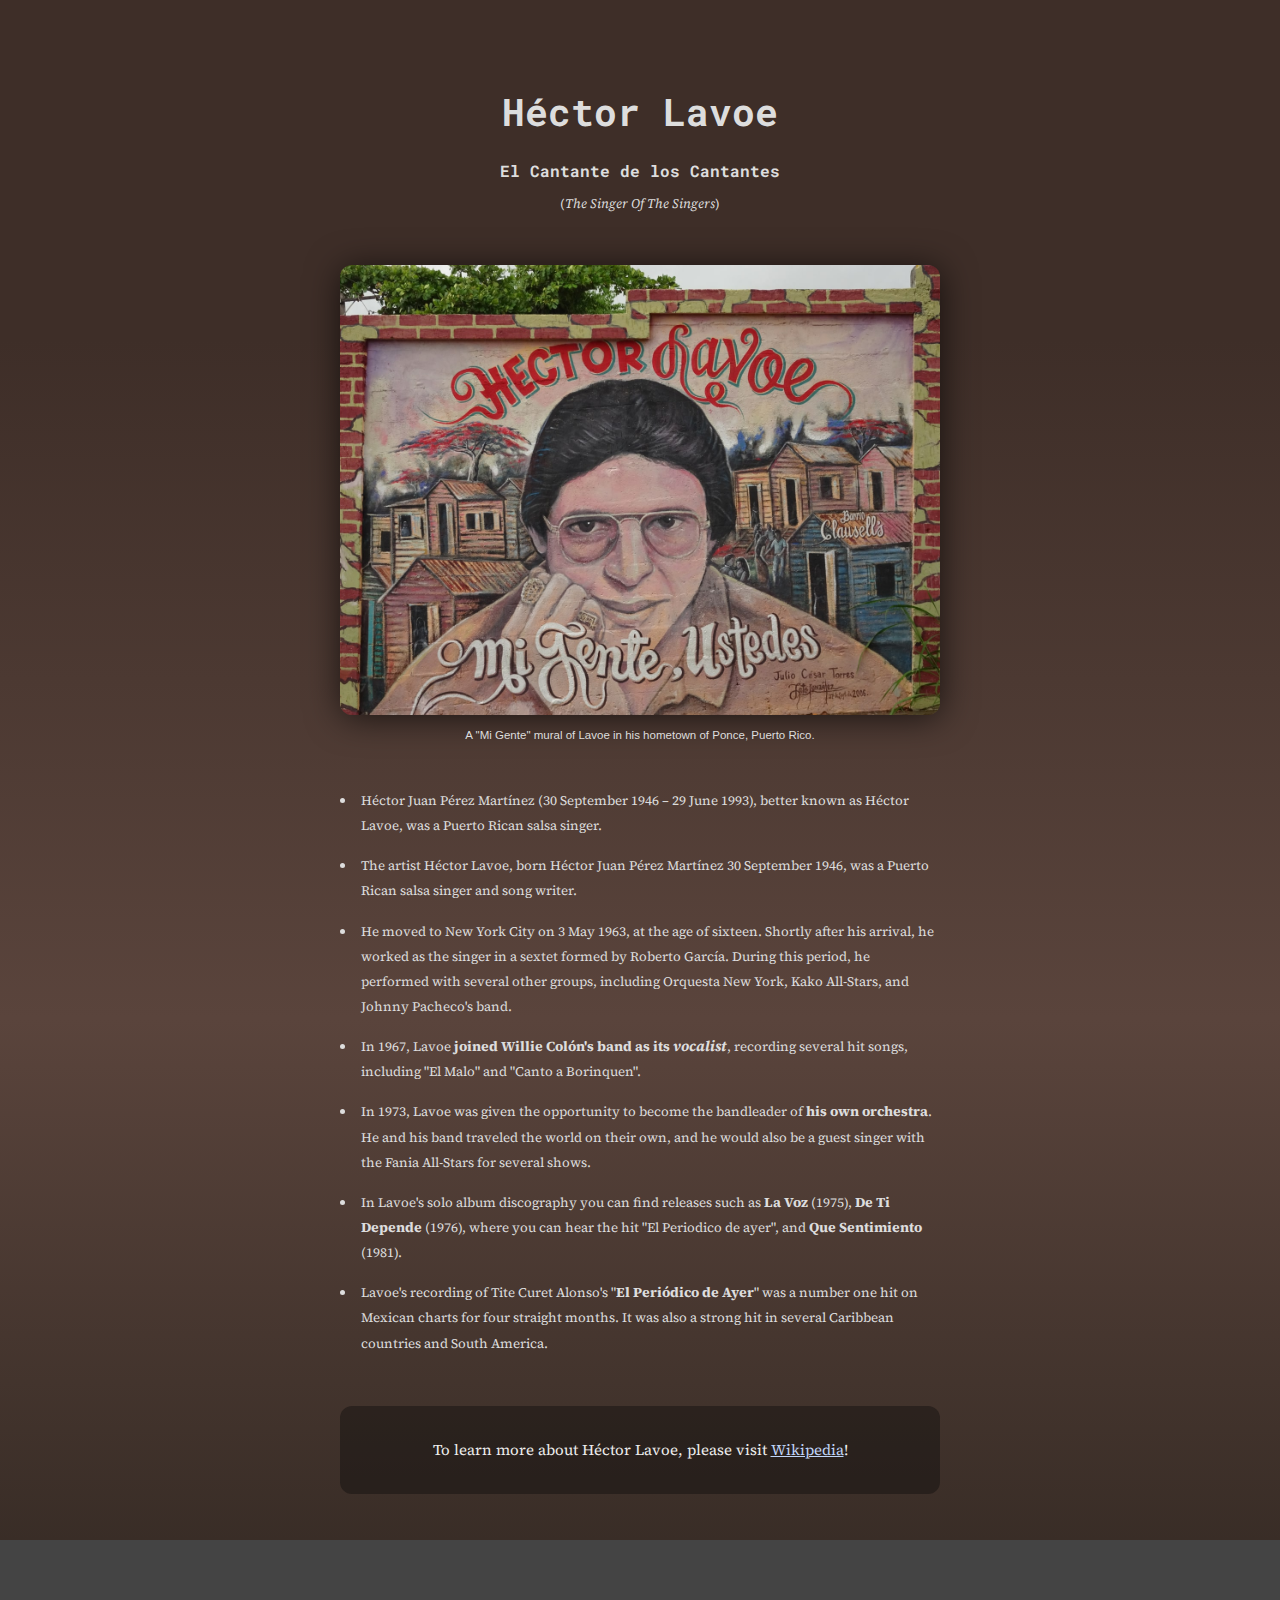
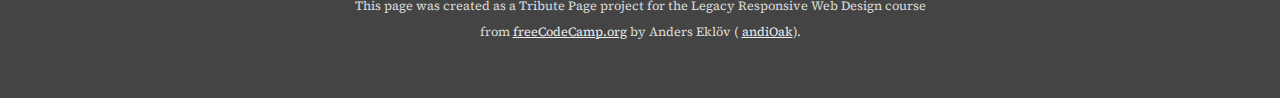
<file: responsive-web-design/01-tribute-page/index.html>
<!DOCTYPE html>
<html lang="en" dir="ltr">
    <head>
        <meta http-equiv="content-type" content="text/html; charset=utf-8" />
	<meta name="viewport" content="width=device-width, initial-scale=1" />
        <!-- without the viewport setting initial-scale=1 css media queries do not work as intended -->
        
        <title>Tribute Page to Héctor Lavoe - by Anders Eklöv</title>

        <!-- preconnect for speed -->
        <link rel="preconnect" href="https://fonts.googleapis.com">
        <link rel="preconnect" href="https://fonts.gstatic.com" crossorigin>

        <!-- custom Google Fonts -->
        <link href="https://fonts.googleapis.com/css2?family=Roboto+Mono&family=Source+Serif+Pro&display=swap" rel="stylesheet">

        <link rel="stylesheet" href="styles.css">
    </head>
    <body class="linearGradientBg">

        <main id="main">

            <section id="header">
                <div class="container center">
                    <h1 id="title">Héctor Lavoe</h1>
                    <h2>El Cantante de los Cantantes</h2>
                    <p>(<em>The Singer Of The Singers</em>)</p>
                </div>
            </section>

            <section id="image-section">
                <div class="container">
                    <figure id="img-div">

                        <img src="images/arte-publico-de-hector-lavoe.jpg" id="image" alt="" class="roundedImg12 boxShadowMedium">

                        <figcaption id="img-caption">
                            A "Mi Gente" mural of Lavoe in his hometown of Ponce, Puerto Rico.
                        </figcaption>

                    </figure>
                </div>
            </section>


            <section id="tribute-info">

                <div class="spacerMedium"></div>
                <div class="spacerLarge"></div>

                <!-- here is the main information about the subject. -->

                <div class="container">


                    <ul>

                        <li>Héctor Juan Pérez Martínez (30 September 1946 – 29 June 1993),
                        better known as Héctor Lavoe, was a Puerto Rican salsa singer.</li>

                        <li>The artist Héctor Lavoe, born Héctor Juan Pérez Martínez 30 September 1946,
                        was a Puerto Rican salsa singer and song writer.</li>

                        <li>He moved to New York City on 3 May 1963, at the age of sixteen.
                        Shortly after his arrival, he worked as the singer in a sextet
                        formed by Roberto García. During this period, he performed with
                        several other groups, including Orquesta New York, Kako All-Stars,
                        and Johnny Pacheco's band.</li>

                        <li>In 1967, Lavoe <strong>joined Willie Colón's band as its <em>vocalist</em></strong>, recording
                        several hit songs, including "El Malo" and "Canto a Borinquen".</li>


                        <li>In 1973, Lavoe was given the opportunity to become the bandleader of <strong>his own orchestra</strong>.
                        He and his band traveled the world on their own, and he would also be a guest singer with
                        the Fania All-Stars for several shows.</li>

                        <li>In Lavoe's solo album discography you can find releases such as <strong>La Voz</strong> (1975), <strong>De Ti Depende</strong> (1976),
                        where you can hear the hit "El Periodico de ayer", and <strong>Que Sentimiento</strong> (1981).</li>

                        <li>Lavoe's recording of Tite Curet Alonso's "<strong>El Periódico de Ayer</strong>" was a
                        number one hit on Mexican charts for four straight months. It was also a
                        strong hit in several Caribbean countries and South America.</li>

                    </ul>

                    <div class="spacerLarge"></div>

                    <div class="link-to-more center roundedImg12">

                        <p>To learn more about Héctor Lavoe, please visit <a href="https://en.wikipedia.org/wiki/H%C3%A9ctor_Lavoe" id="tribute-link" target="_blank">Wikipedia</a>!</p>

                    </div>

                    <div class="spacerLarge"></div>
                    <div class="spacerLarge"></div>

                </div>

            </section>

            <section id="footer" class="center">
                <div class="container">
                    <p>This page was created as a Tribute Page project for the Legacy Responsive Web Design course
                        from <a href="https://www.freecodecamp.org/andiOak" target="_blank">freeCodeCamp.org</a> by
                        Anders Eklöv ( <a href="https://www.freecodecamp.org/andiOak" target="_blank">andiOak</a>).
                    </p>
                </div>
            </section>

        </main>

    </body>
</html>
</file>
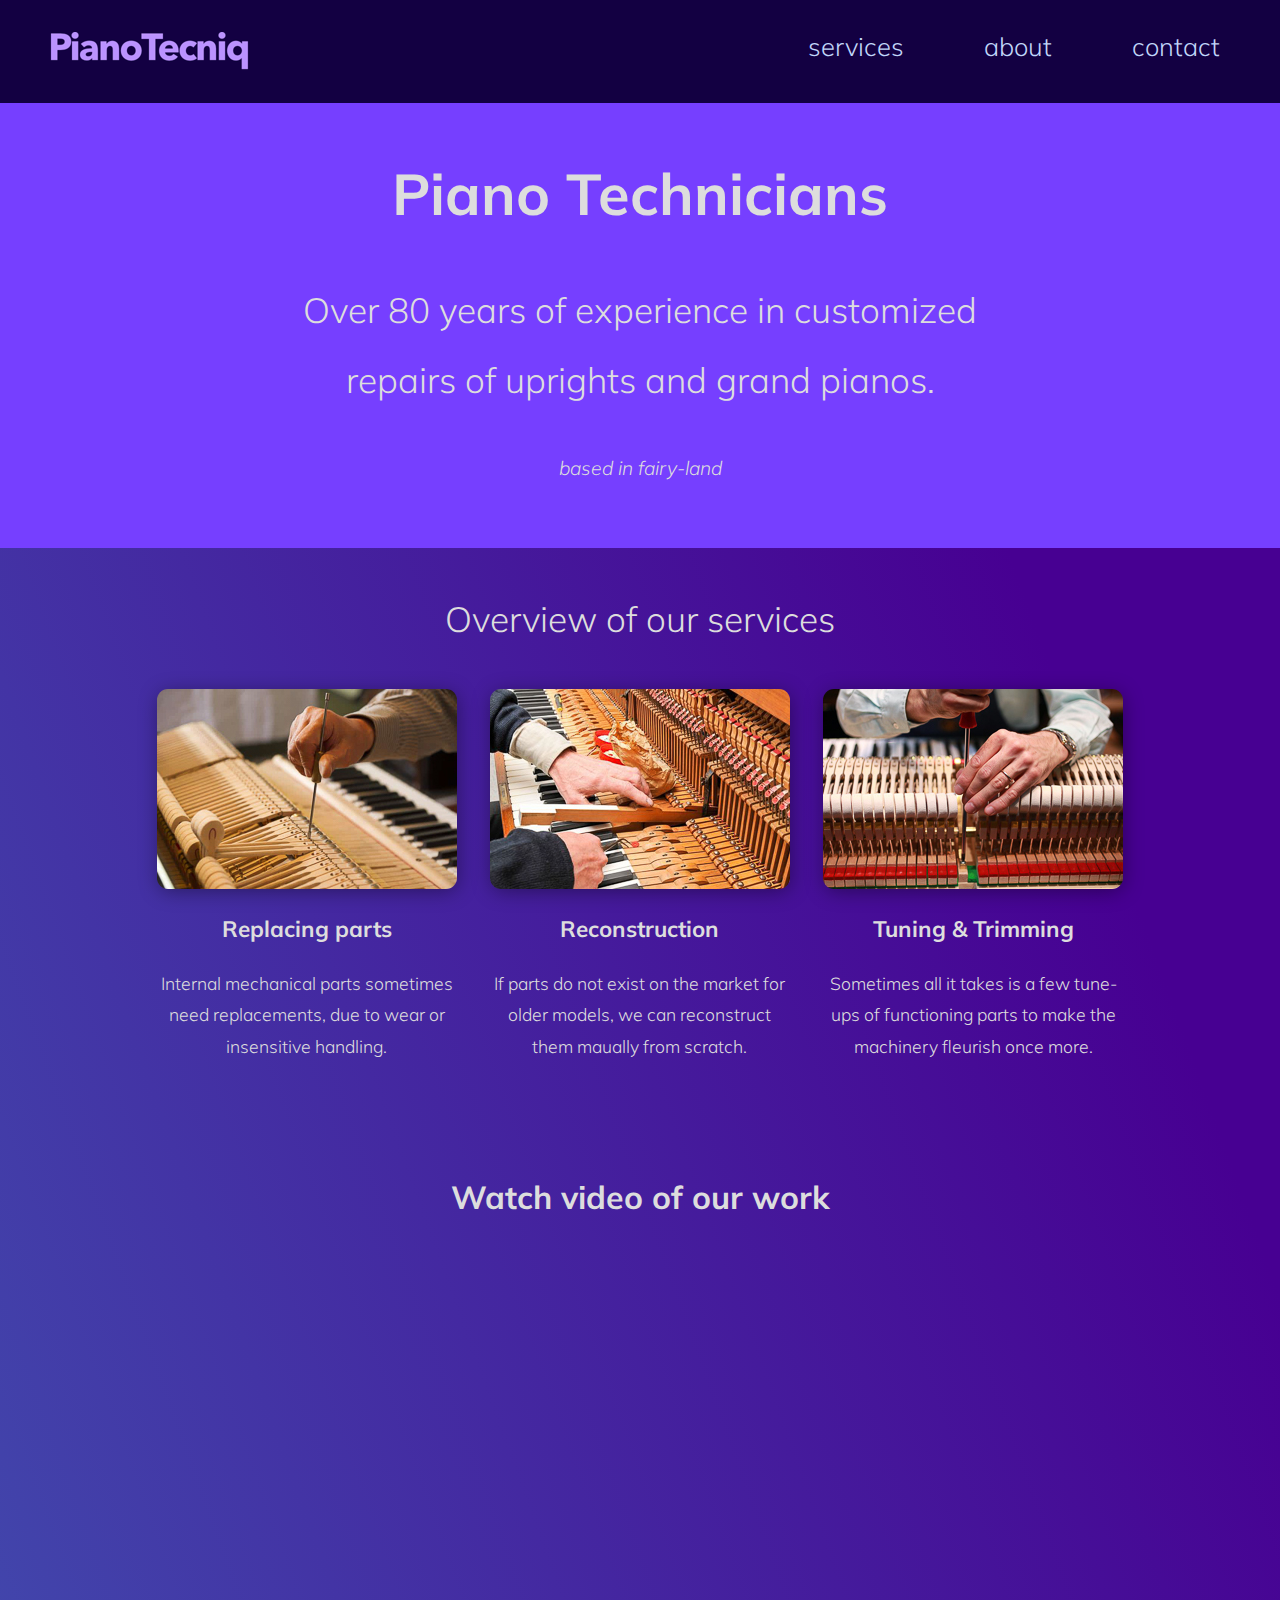
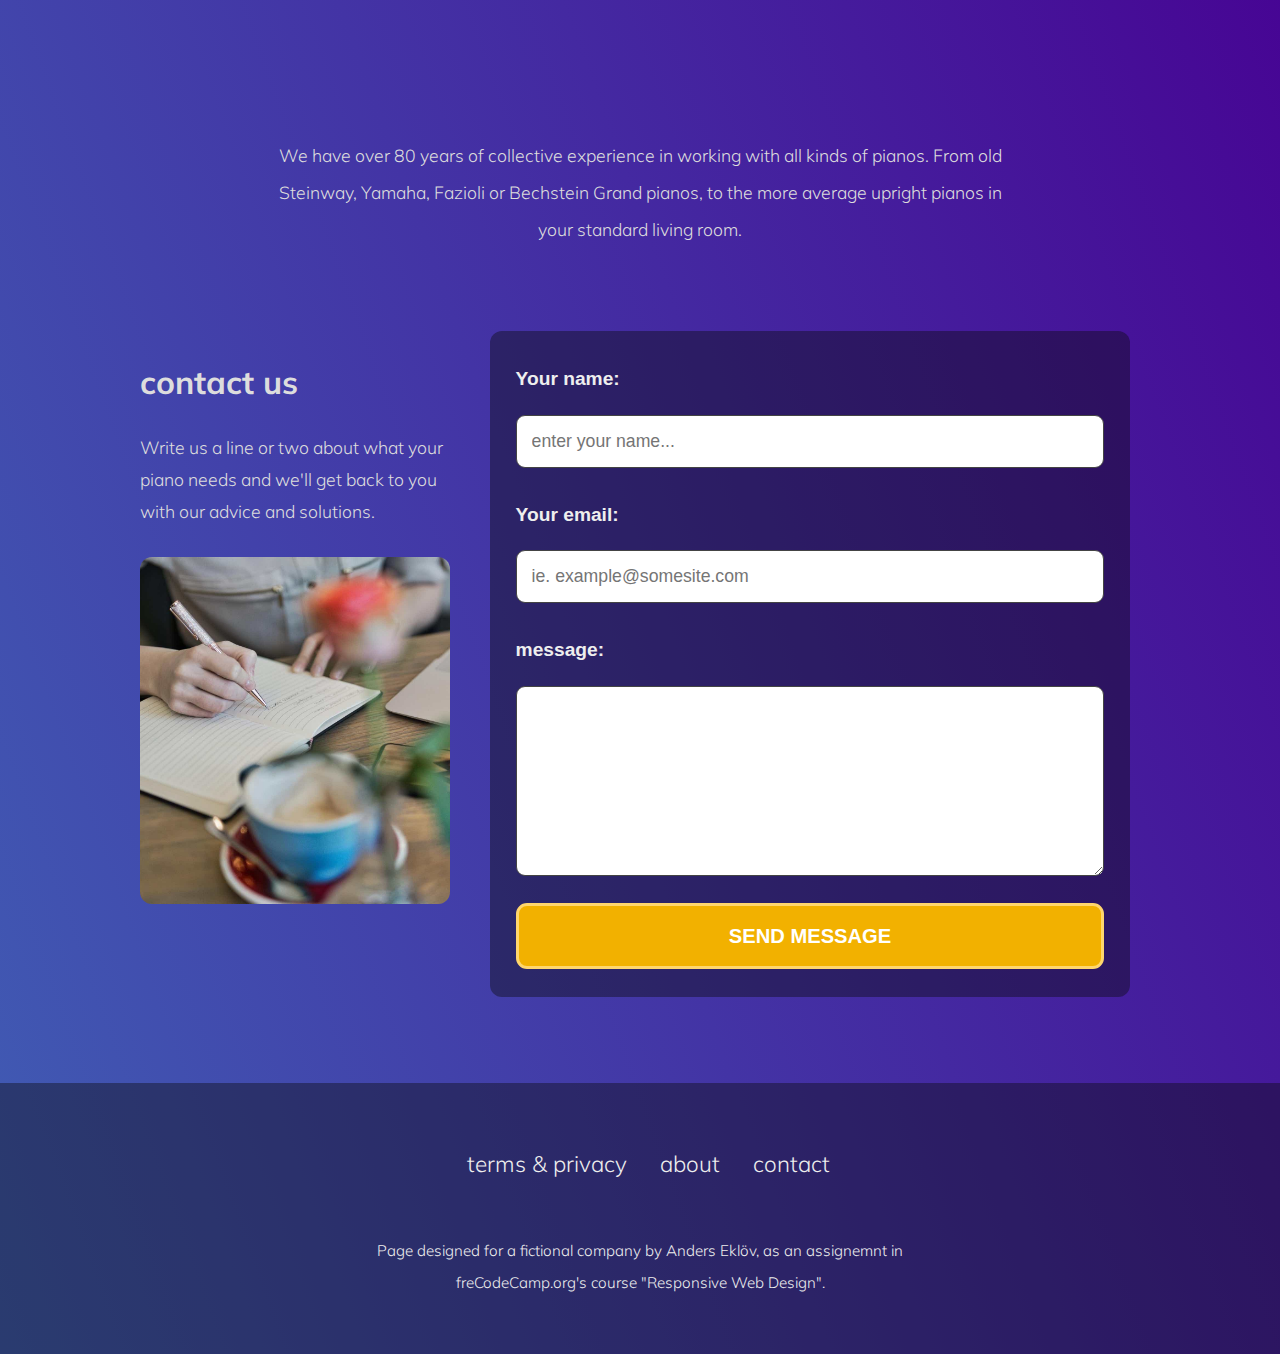
<file: responsive-web-design/03-one-page-landing-page-design/index.html>
<!DOCTYPE html>
<html lang="en" dir="ltr">
    <head>
        <meta http-equiv="content-type" content="text/html; charset=utf-8" />
	<meta name="viewport" content="width=device-width, initial-scale=1" />
        <!-- without the viewport setting initial-scale=1 css media queries do not work as intended -->
	    
        <title>Landing Page Project - by Anders Eklöv</title>
        <!-- for these projects I omitted the SEO meta tags and lots of other tags used to optimize loading -->

        <!-- preconnects for speed -->
        <link rel="preconnect" href="https://fonts.googleapis.com">
        <link rel="preconnect" href="https://fonts.gstatic.com" crossorigin>

        <!-- custom Google Fonts -->
        <link href="https://fonts.googleapis.com/css2?family=Mulish:wght@300;700&display=swap" rel="stylesheet">

        <link rel="stylesheet" href="styles.css">
    </head>
    <body class="linearGradientBg">

        <main id="main">

            <section>
                <header id="header">
                    <div class="logo-div">
                        <img
                          srcset="images/logo-1x-cut.png, images/logo-2x-cut.png 2x"
                          src="images/logo-2x-cut.png"
                          alt="logo of the company" id="header-img" />
                    </div>
                    <nav id="nav-bar">
                        <ul>
                            <li><a href="#contact" class="nav-link">contact</a></li>
                            <li><a href="#about" class="nav-link">about</a></li>
                            <li><a href="#services" class="nav-link">Services</a></li>
                        </ul>
                    </nav>
                </header>
            </section>

            <section id="top-content">
                <div class="container center">
                    <h1 id="title">Piano Technicians</h1>
                    <p id="tagline">Over 80 years of experience in customized repairs of uprights and grand pianos.</p>
                    <p style="color: E4BB9C;"><em>based in fairy-land</em></p>
                </div>
            </section>

            <section id="services">
                <div class="container center">

                    <p id="tagline">Overview of our services</p>
                    <div class="flex-container">

                      <div class="card">
                          <img
                            srcset="images/piano-repair-1x.jpg, images/piano-repair-2x.jpg 2x"
                            src="images/piano-repair-2x.jpg"
                            alt="reparing piano parts" class="flex-image boxShadowSmall"  />
                          <h3>Replacing parts</h3>
                          <p class="flex-text">Internal mechanical parts sometimes need replacements, due to wear or insensitive handling.</p>
                      </div>

                      <div class="card">
                          <img
                            srcset="images/piano-reconstruction-1x.jpg, images/piano-reconstruction-2x.jpg 2x"
                            src="images/piano-reconstruction-2x.jpg"
                            alt="restoration of piano parts" class="flex-image boxShadowSmall"  />
                          <h3>Reconstruction</h3>
                          <p class="flex-text">If parts do not exist on the market for older models, we can reconstruct them maually from scratch.</p>
                      </div>

                      <div class="card">
                          <img
                            srcset="images/piano-trimming-1x.jpg, images/piano-trimming-2x.jpg 2x"
                            src="images/piano-trimming-2x.jpg"
                            alt="tuning and trimming of piano parts" class="flex-image boxShadowSmall"  />

                          <h3>Tuning & Trimming</h3>
                          <p class="flex-text">Sometimes all it takes is a few tune-ups of functioning parts to make the machinery fleurish once more.</p>
                      </div>

                    </div>

                    <div class="spacerHuge clear"></div>
                    <div class="spacerLarge"></div>

                </div>
            </section>

            <section id="about">
                <div class="container center">
                    <h2 id="title">Watch video of our work</h2>
                    <div class="spacerMedium"></div>
                    <iframe id="video" src="https://www.youtube.com/embed/qCB_etJLVMs" title="YouTube video player" frameborder="0" allow="accelerometer; autoplay; clipboard-write; encrypted-media; gyroscope; picture-in-picture" allowfullscreen></iframe>
                    <p>
                        We have over 80 years of collective experience in working with all kinds of pianos.
                        From old Steinway, Yamaha, Fazioli or Bechstein Grand pianos, to the more average
                        upright pianos in your standard living room.
                    </p>
                </div>
                <div class="spacerHuge"></div>
            </section>



            <section id="contact">
                <div class="spacerLarge"></div>
                <div class="container">

                    <div class="one_third">

                        <div class="inner-padding-right-20px">
                            <h2>contact us</h2>
                            <p>Write us a line or two about what your piano
                                needs and we'll get back to you with our advice and solutions.
                            </p>
                            <img src="images/write-or-contact-image.jpg" alt="image of a person writing a letter" class="roundedImg12" />

                        </div>

                    </div>

                    <div class="two_third">
                        <div class="inner-padding-left-20px">
                            <div class="form-container roundedImg12">
                                <form id="form" action="https://www.freecodecamp.com/email-submit" method="post">

                                    <div class="form-field fieldFullSize clear">
                                        <label for="name" id="name-label">Your name: </label>
                                        <input type="text" name="name" id="name" value="" required="required" placeholder="enter your name...">
                                    </div>

                                    <div class="form-field fieldFullSize clear">
                                        <label for="email" id="email-label">Your email: </label>
                                        <input type="email" name="email" id="email" value="" required="required" placeholder="ie. example@somesite.com">
                                    </div>

                                    <div class="form-field fieldFullSize clear">
                                        <label for="feedback">message:</label>
                                        <textarea id="feedback" name="feedback"></textarea>
                                    </div>

                                    <input type="submit" id="submit" value="SEND MESSAGE" />
                                </form>
                            </div>
                        </div>
                    </div>

                    <div class="spacerHuge clear"></div>
                    <div class="spacerHuge"></div>
                </div>
            </section>

            <section id="footer" class="center">
                <div class="container">
                    <div class="spacerMedium clear"></div>
                    <nav id="footer-nav">
                        <ul>
                            <li><a href="#">terms & privacy</a></li>
                            <li><a href="#about">about</a></li>
                            <li><a href="#contact">contact</a></li>
                        </ul>
                    </nav>
                    <div class="spacerSmall clear"></div>
                    <p>Page designed for a fictional company by Anders Eklöv, as an assignemnt in freCodeCamp.org's course "Responsive Web Design".</a>
                    </p>
                </div>
            </section>

        </main>
    </body>
</html>
</file>
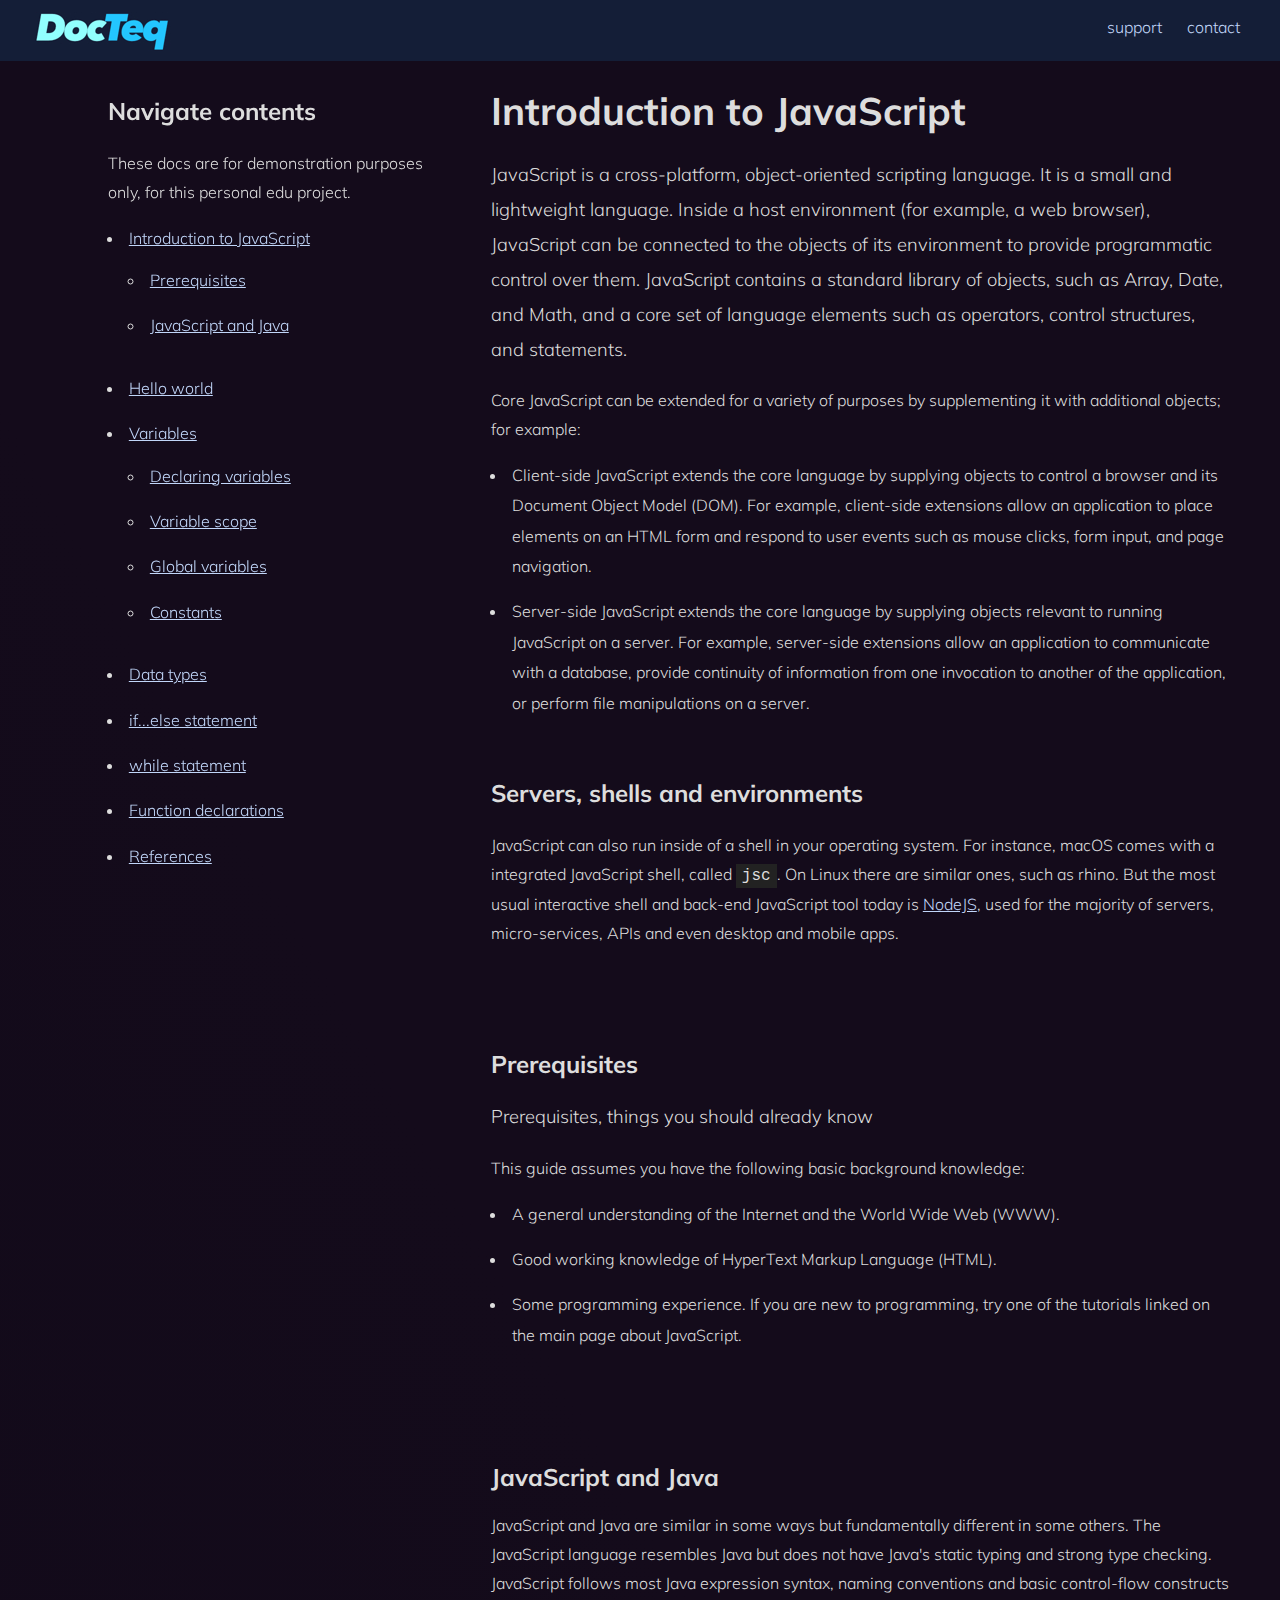
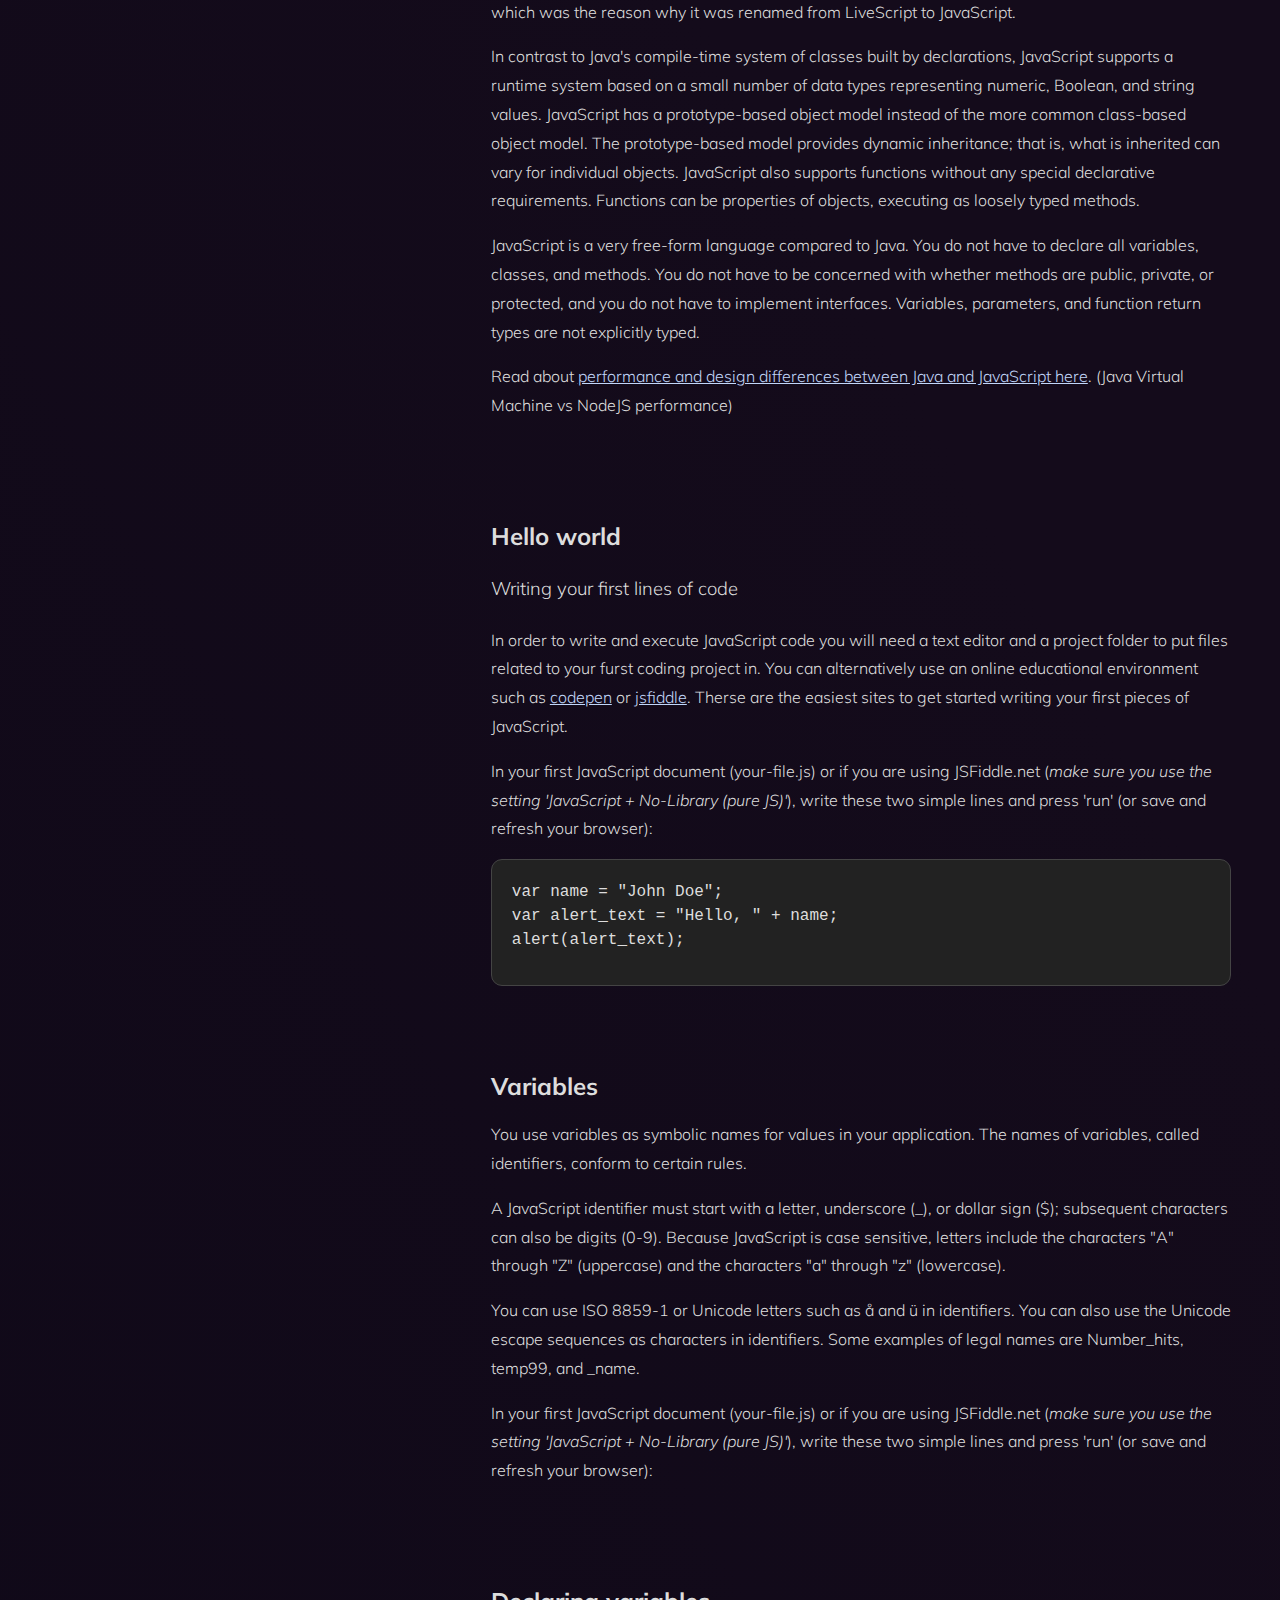
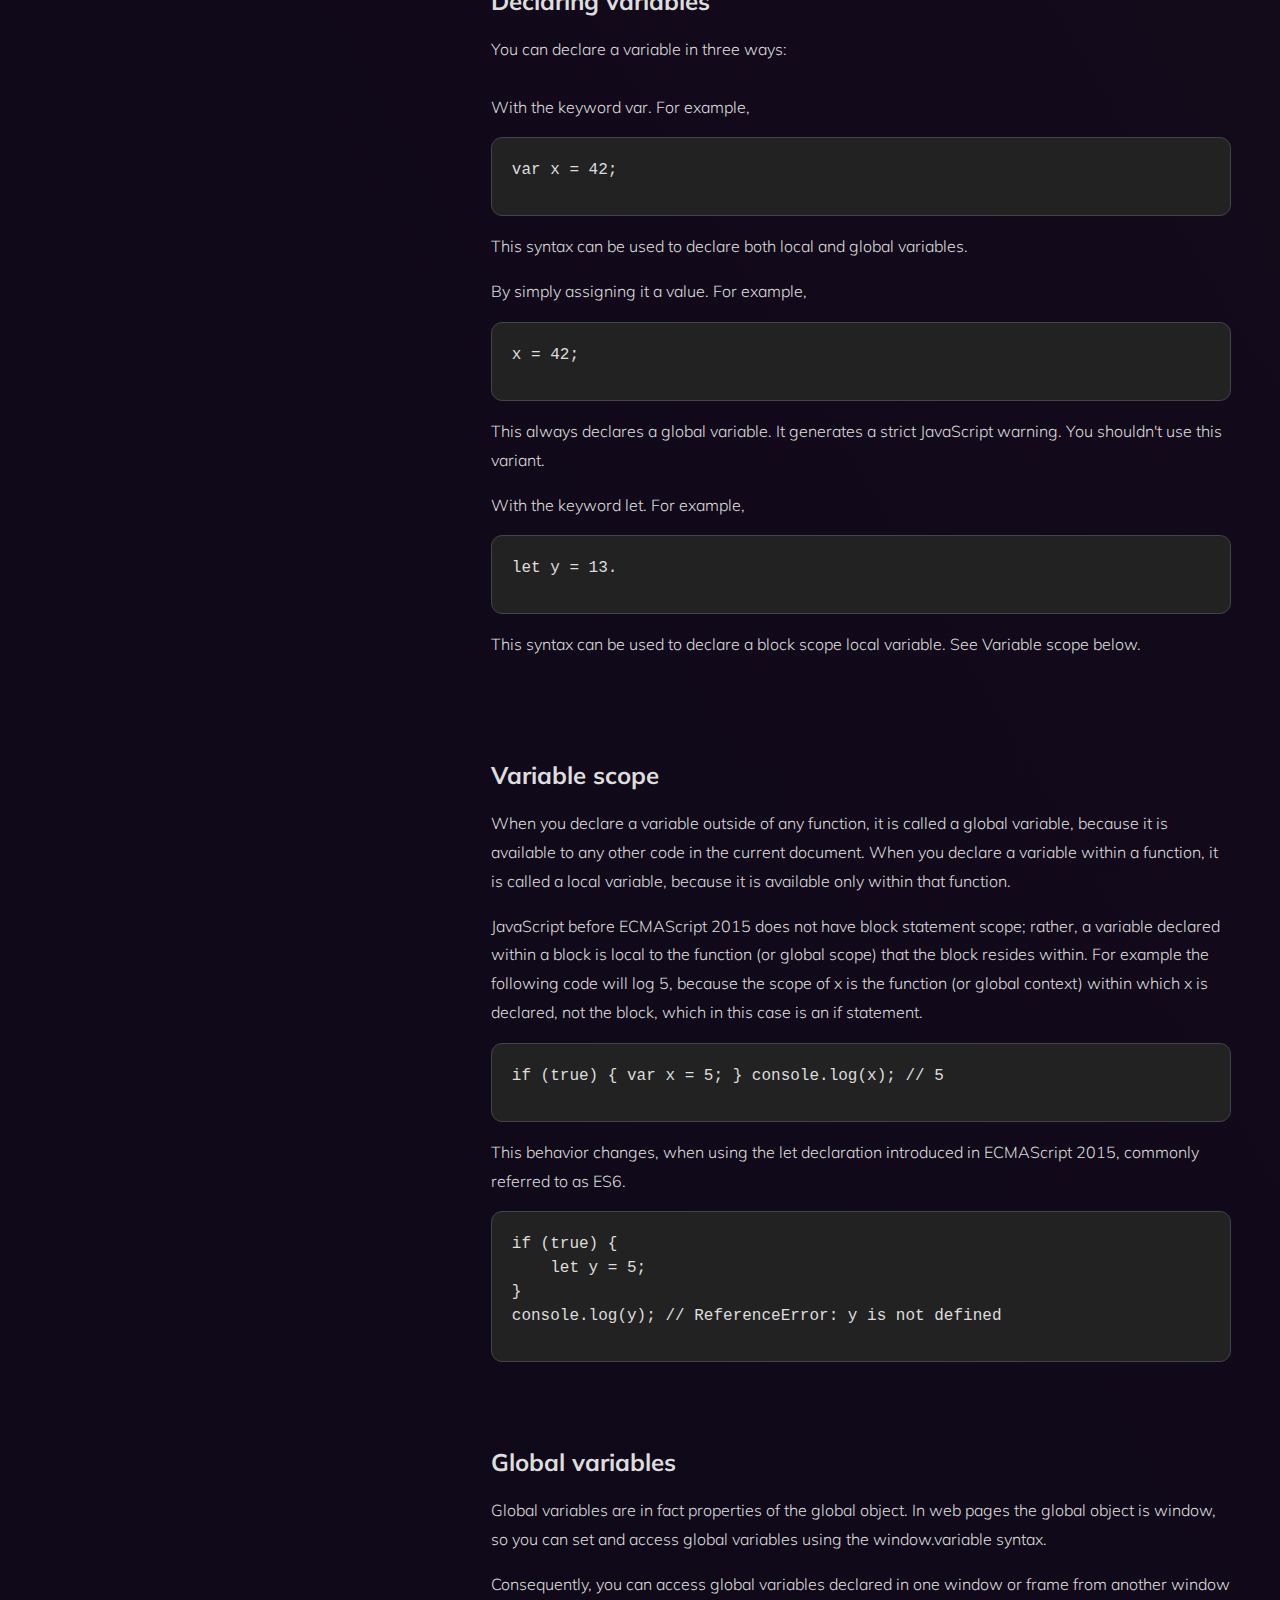
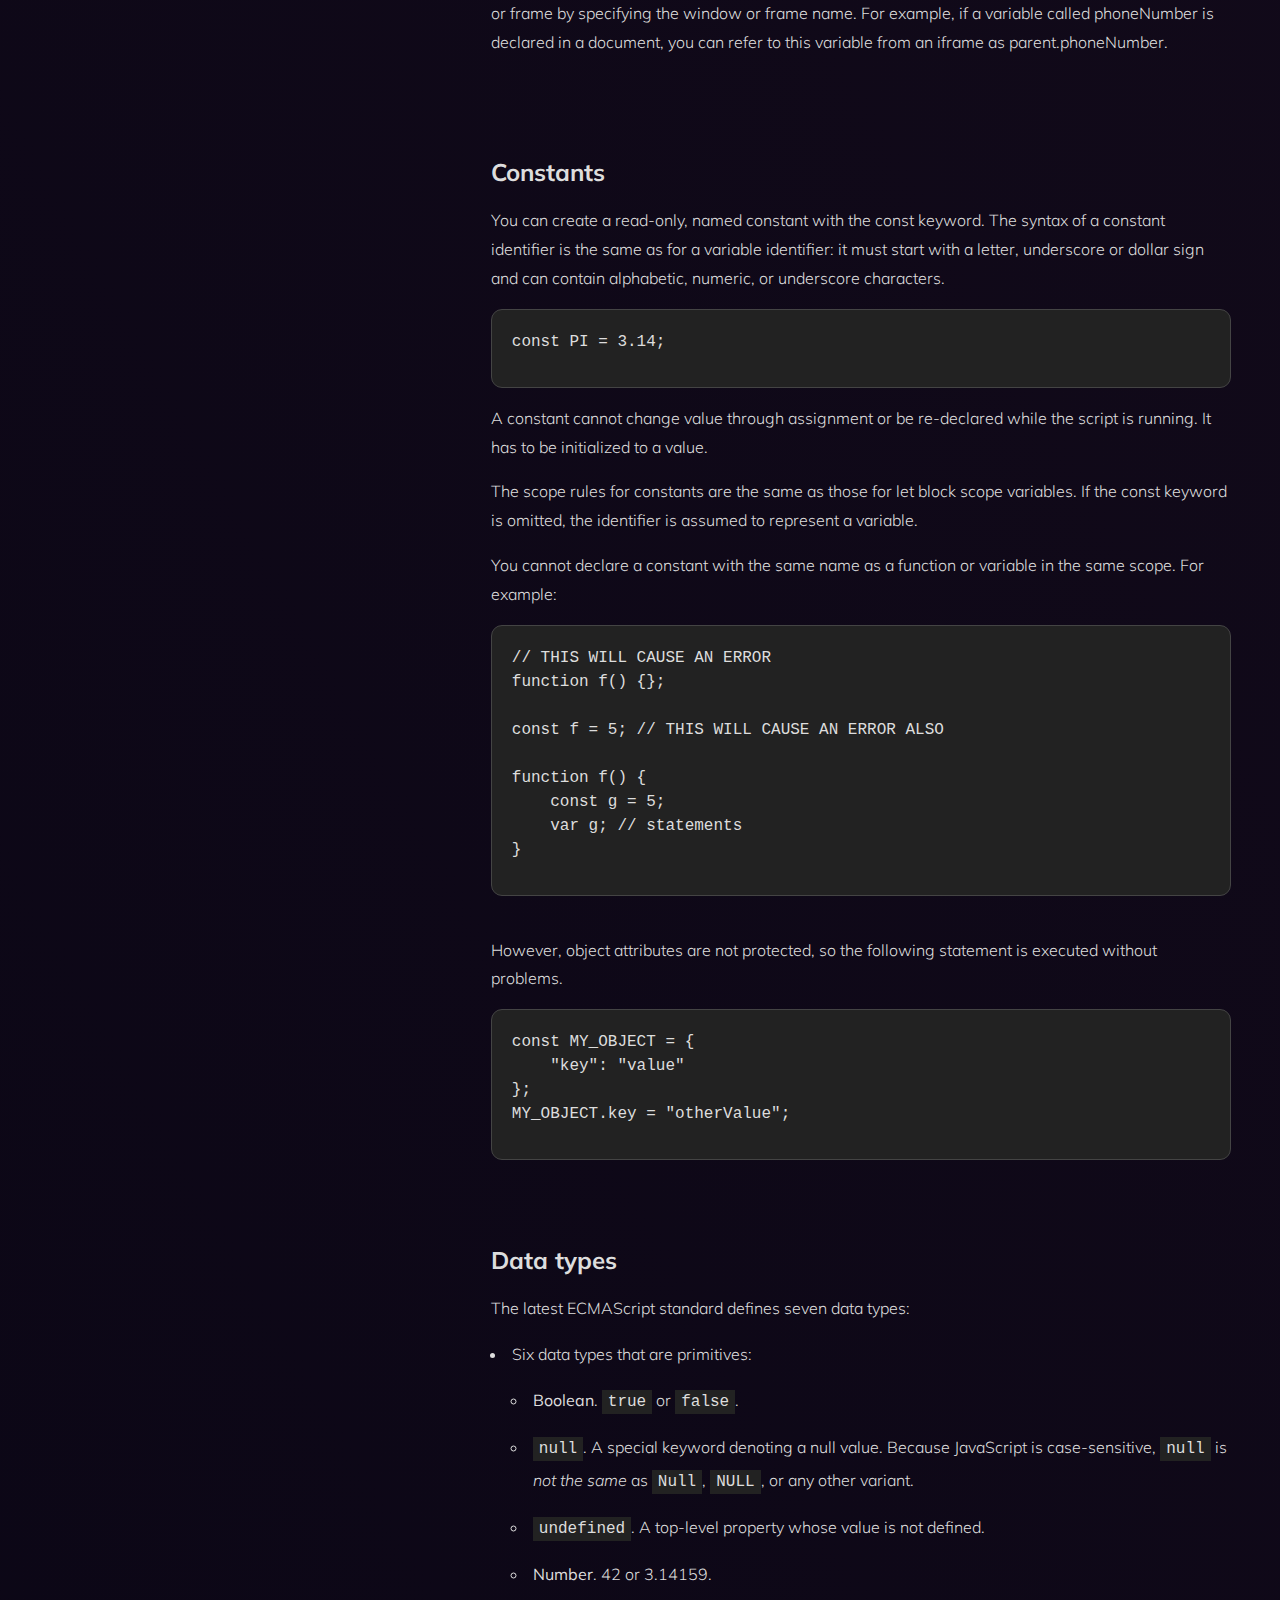
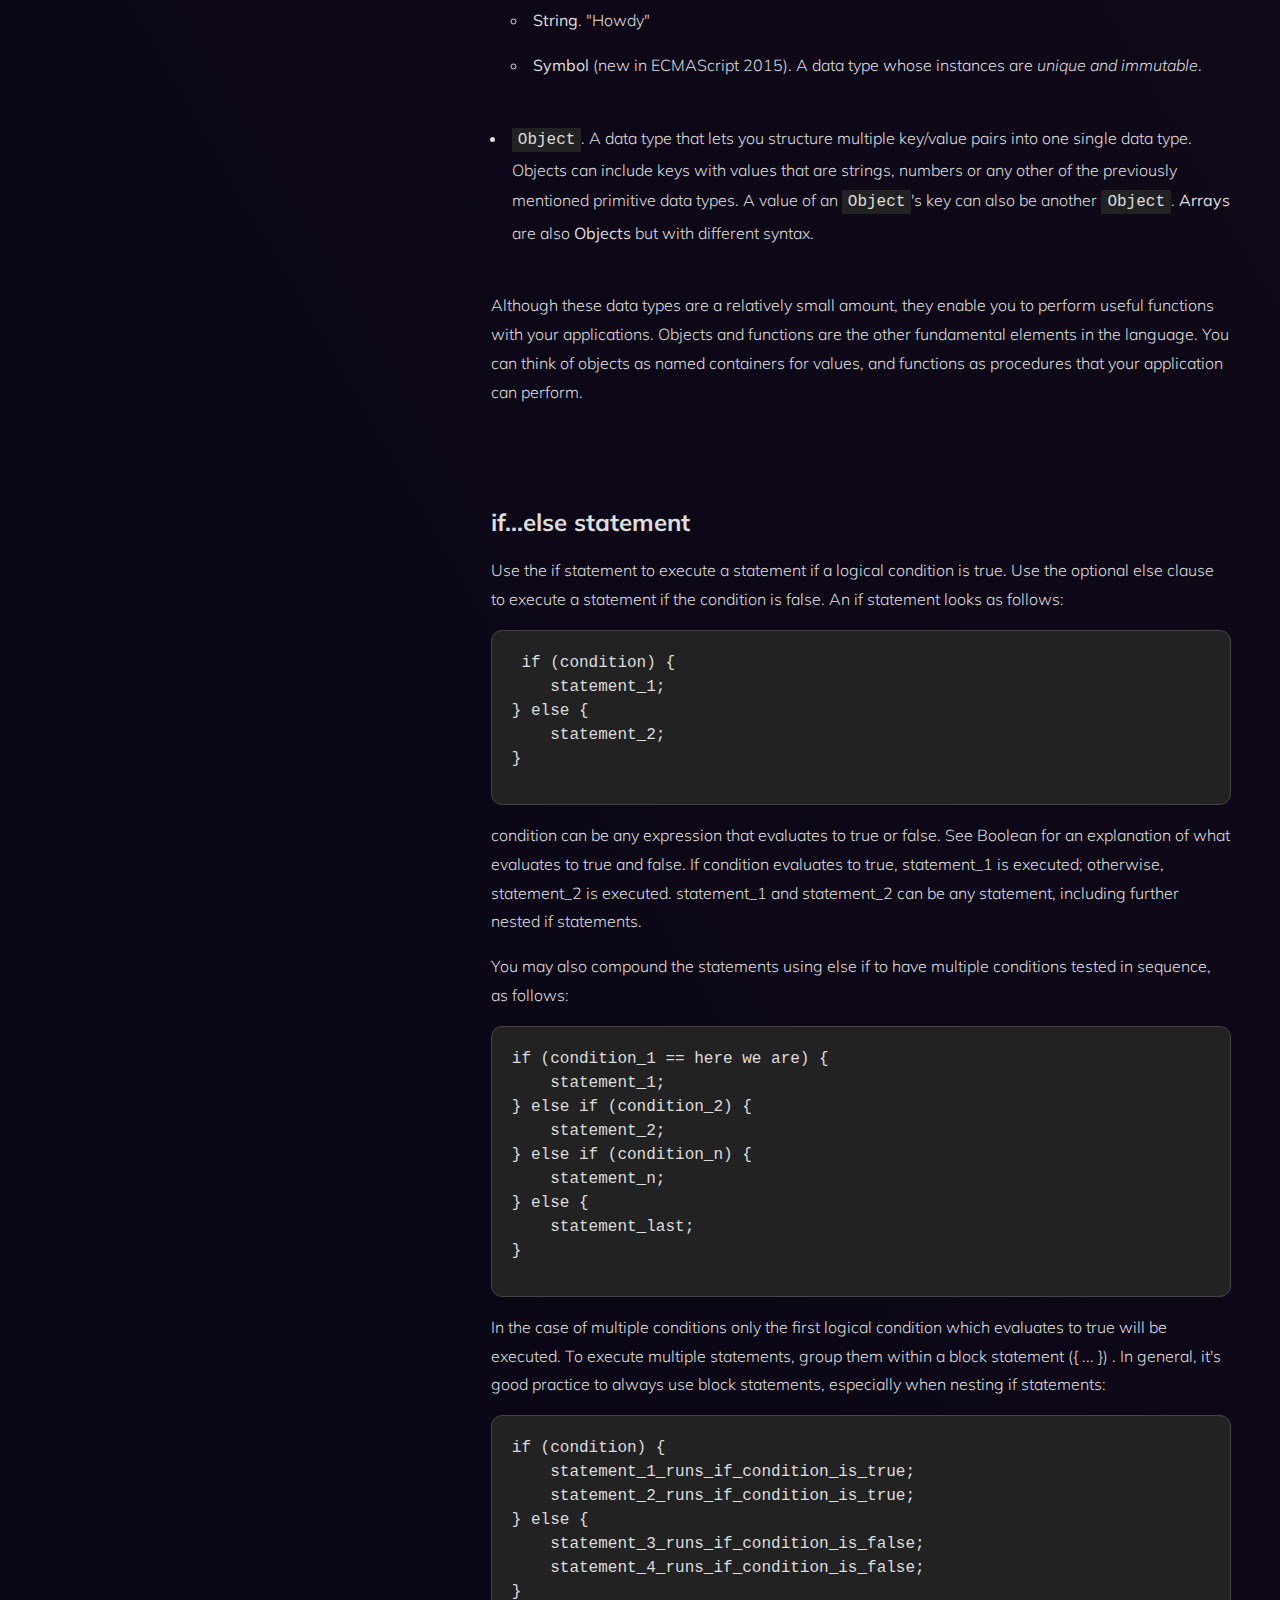
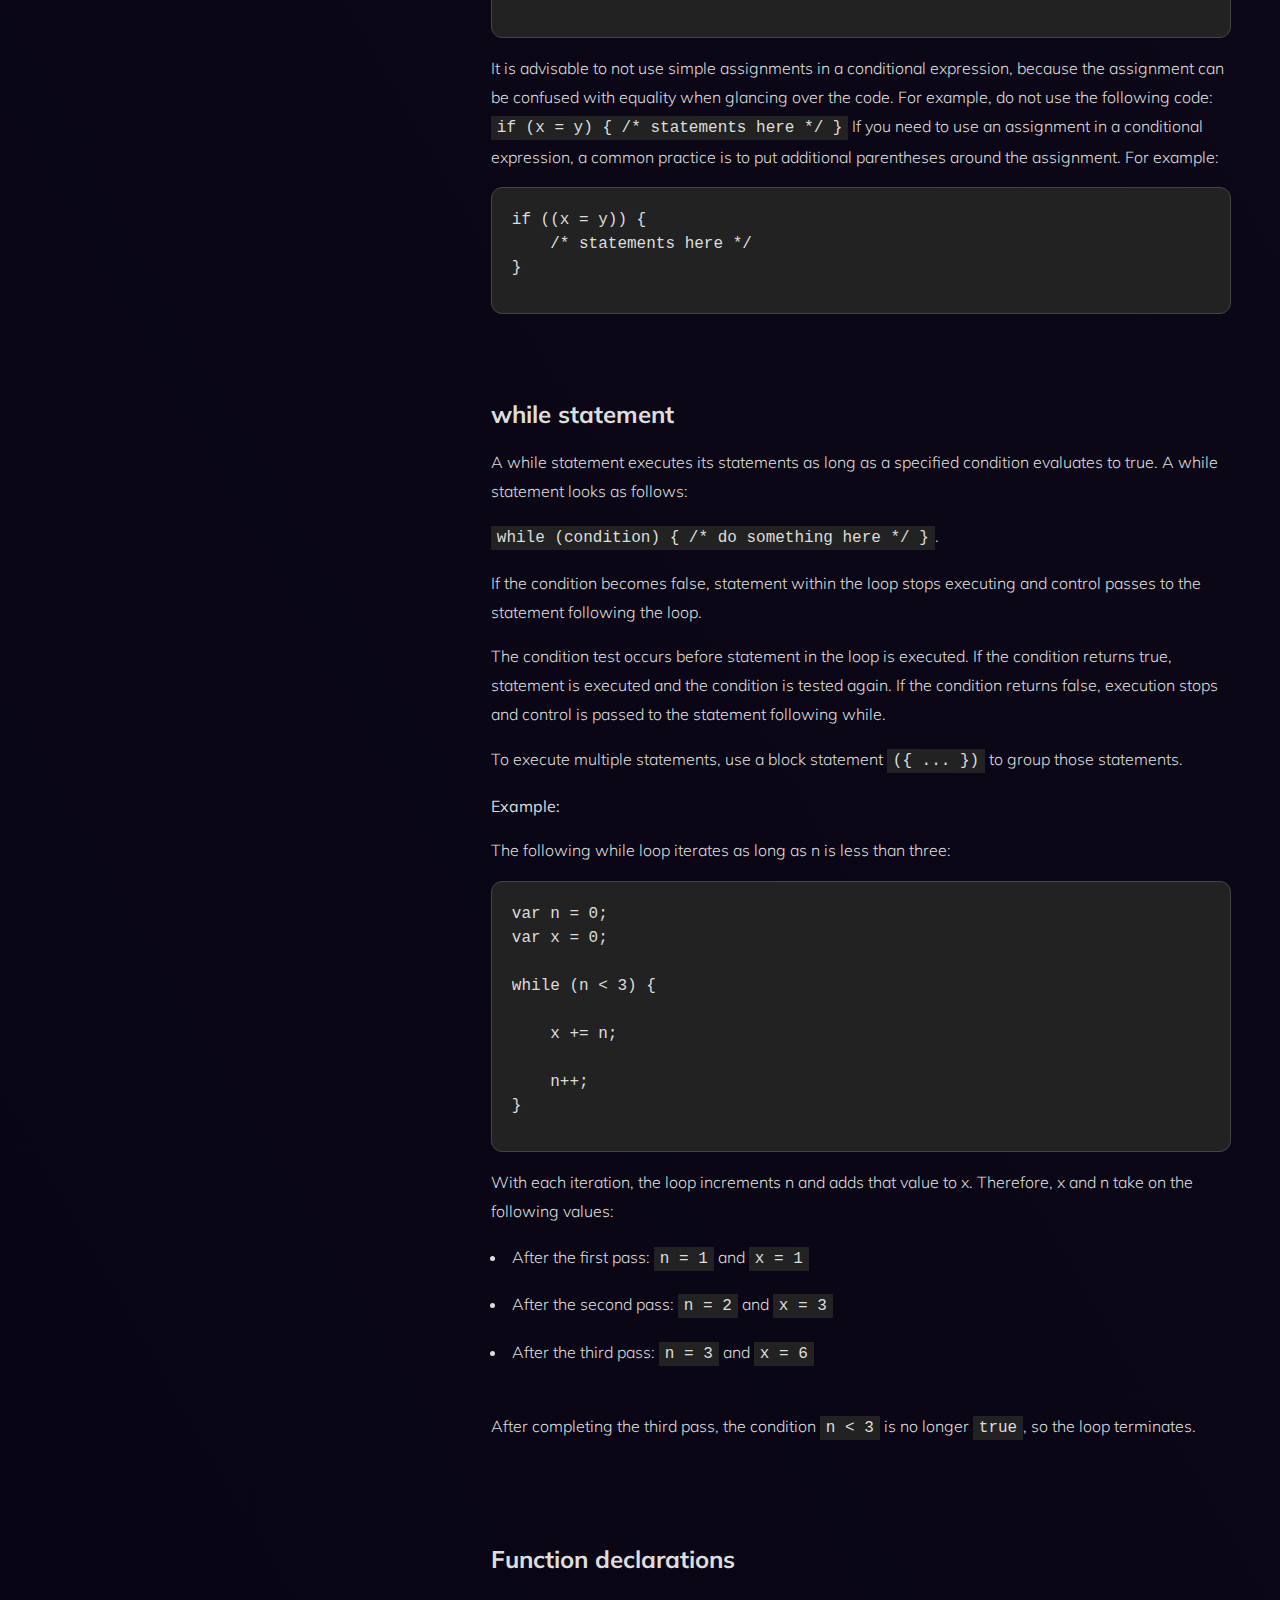
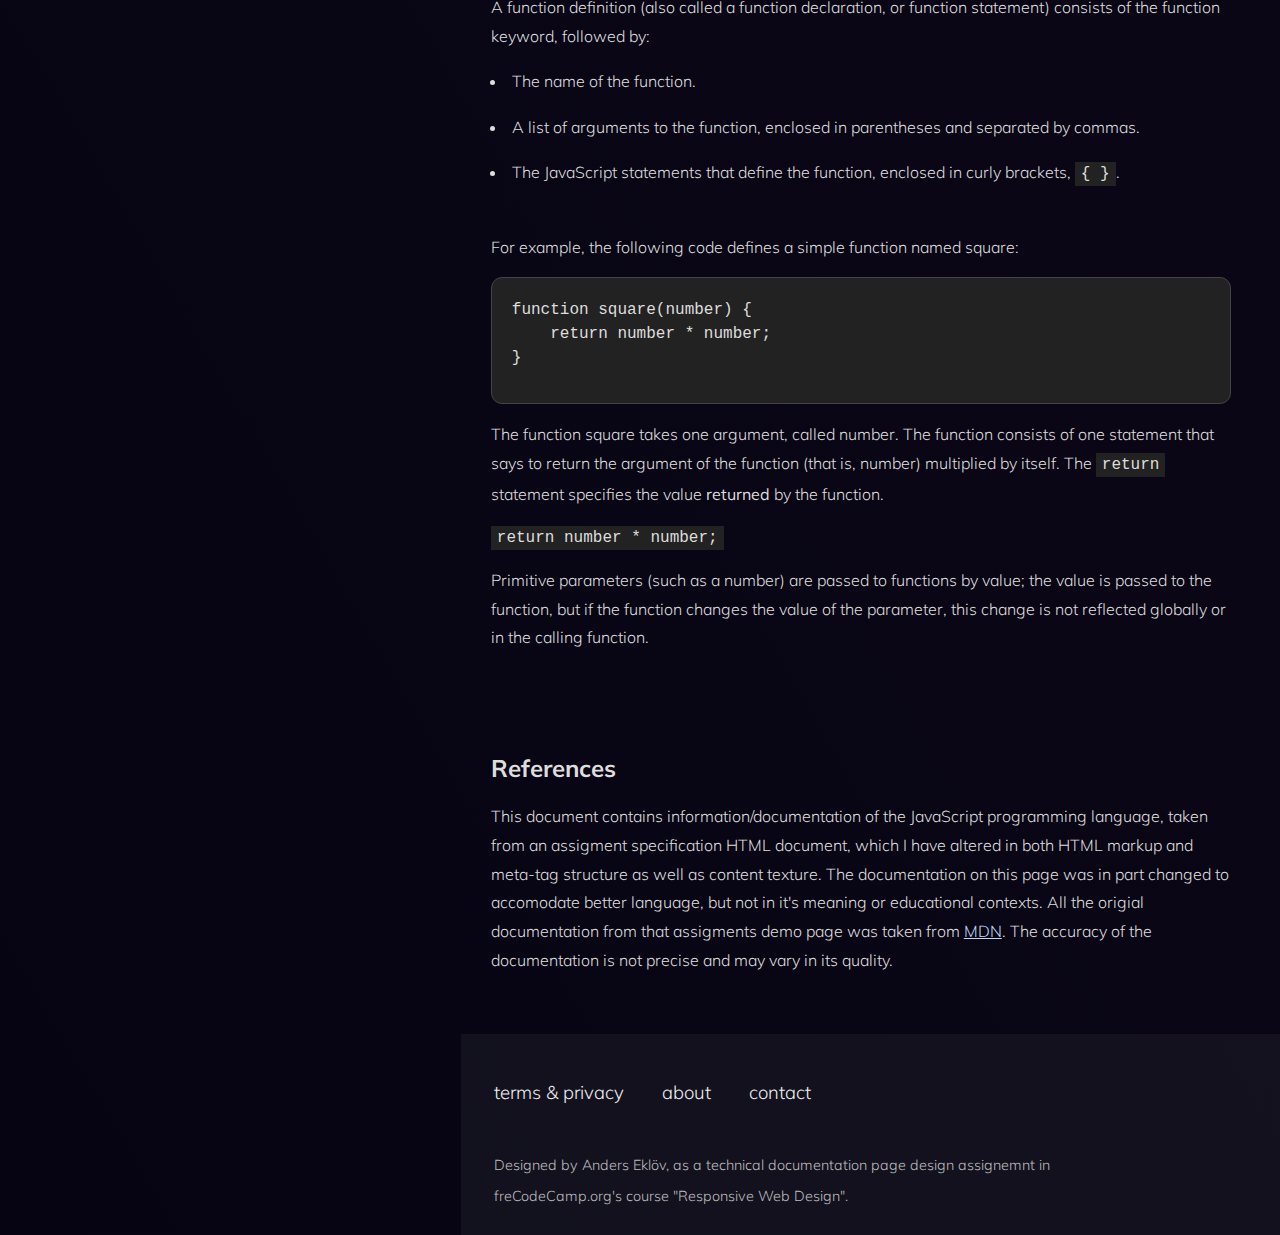
<file: responsive-web-design/04-technical-docs-page/index.html>
<!DOCTYPE html>
<html lang="en" dir="ltr">
	<head>
		<meta http-equiv="content-type" content="text/html; charset=utf-8" />
		<meta name="viewport" content="width=device-width, initial-scale=1" />
		<!-- without the viewport setting initial-scale=1 css media queries do not work as intended -->

		<title>Documentation & Wiki Page Project - by Anders Eklöv</title>
		<!-- for these projects I omitted the SEO meta tags and lots of other tags used to optimize loading -->

		<!-- preconnects for speed -->
		<link rel="preconnect" href="https://fonts.googleapis.com">
		<link rel="preconnect" href="https://fonts.gstatic.com" crossorigin>

		<!-- custom Google Fonts -->
		<link href="https://fonts.googleapis.com/css2?family=Mulish:wght@300;700&display=swap" rel="stylesheet">

		<link rel="stylesheet" href="styles.css">
		<script type="text/javascript">

			// show and hide the sub menu OR the main section menu on mobile
			function showMenu(to_show) {

				var menu = (to_show == "sub-menu") ? document.getElementById('sub-menu-mobile') : document.getElementById('sidebar_nav');
				var classes = menu.classList;

				if (classes.contains('show')) {
					classes.remove("show"); // hide if was shown and vice versa.
				} else {
					classes.add("show");
				}

			}

		</script>
	</head>
	<body class="linearGradientBg">

		<header id="header">
			<div class="logo-div">
				<img
				  srcset="images/logo-1x.jpg, images/logo-2x.jpg 2x"
				  src="images/logo-2x.jpg"
				  alt="logo of the company" id="header-img" />
			</div>
			<nav id="nav-bar">
				<ul>
					<li><a href="#">contact</a></li>
					<li><a href="#">support</a></li>
				</ul>
			</nav>
			<nav id="nav-bar-mobile">
				<ul>
					<li onClick="showMenu('sub-menu')"><i class="nav_icon icn_more"></i></li>
					<li onClick="showMenu('sidebar_nav')" class="pointer" style="margin-right: 10px;"><i class="nav_icon icn_hamburger"></i>&nbsp;&nbsp;sections&nbsp;&nbsp;</li>
				</ul>

				<!-- sub-menu is outside of the normal menu, or it is clickable even if hidden -->
				<ul class="sub-menu-ul" id="sub-menu-mobile">
					<li><a href="#">contact</a></li>
					<li><a href="#">support</a></li>
				</ul>
			</nav>
		</header>

		<main id="main-doc">

			<div class="one_third sticky_sidebar_nav" id="sidebar_nav">
				<div class="sticky_sidebar_nav_container">
					<div class="paddingRight20">

						<nav id="navbar">
						    <header>
								<h2 class="notopmargin notoppadding">Navigate contents</h2>
								<p>These docs are for demonstration purposes only, for this personal edu project.</p>
							</header>
						    <ul>
						        <li><a class="nav-link" href="#Introduction_to_JavaScript">Introduction to JavaScript</a>
									<ul>
										<li><a class="nav-link" href="#Prerequisites">Prerequisites</a></li>
										<li><a class="nav-link" href="#JavaScript_and_Java">JavaScript and Java</a></li>
									</ul>
								</li>
						        <li><a class="nav-link" href="#Hello_world">Hello world</a></li>
								<li><a class="nav-link" href="#Variables">Variables</a>
									<ul>
								        <li><a class="nav-link" href="#Declaring_variables">Declaring variables</a></li>
								        <li><a class="nav-link" href="#Variable_scope">Variable scope</a></li>
								        <li><a class="nav-link" href="#Global_variables">Global variables</a></li>
								        <li><a class="nav-link" href="#Constants">Constants</a></li>
									</ul>
								</li>
						        <li><a class="nav-link" href="#Data_types">Data types</a></li>
						        <li><a class="nav-link" href="#if...else_statement">if...else statement</a></li>
						        <li><a class="nav-link" href="#while_statement">while statement</a></li>
						        <li><a class="nav-link" href="#Function_declarations">Function declarations</a></li>
						        <li><a class="nav-link" href="#References">References</a></li>
						    </ul>
						</nav>

					</div>
				</div>
			</div>

			<div class="two_third main_content">
				<div class="main_container">
					<div class="paddingLeft30">

					    <section class="main-section" id="Introduction_to_JavaScript">
					        <header id="title">Introduction to JavaScript</header>
					        <article>
								<p class="lead">JavaScript is a cross-platform, object-oriented scripting language. It is a small
									and lightweight language. Inside a host environment (for example, a web browser), JavaScript
									can be connected to the objects of its environment to provide programmatic control over them.
									JavaScript contains a standard library of objects, such as Array, Date, and Math, and a core
									set of language elements such as operators, control structures, and statements.
								</p>

								<p>Core JavaScript can be extended for a variety of purposes by supplementing it with additional objects; for example:</p>

								<ul>
									<li>
										Client-side JavaScript extends the core language by supplying objects to control a browser and its Document Object Model (DOM).
										For example, client-side extensions allow an application to place elements on an HTML form and respond to user events such as
										mouse clicks, form input, and page navigation.
									</li>
									<li>
										Server-side JavaScript extends the core language by supplying objects relevant to running JavaScript on a server. For example,
										server-side extensions allow an application to communicate with a database, provide continuity of information from one invocation
										to another of the application, or perform file manipulations on a server.
									</li>
								</ul>

								<h2>Servers, shells and environments</h2>

								<p>JavaScript can also run inside of a shell in your operating system. For instance, macOS comes with a integrated JavaScript shell,
								called <code>jsc</code>. On Linux there are similar ones, such as rhino. But the most usual interactive shell and back-end JavaScript tool
								today is <a href="https://nodejs.org/" target="_blank">NodeJS</a>, used for the majority of servers, micro-services, APIs and even desktop and mobile apps.
								</p>
					        </article>
					    </section>
					    <section class="main-section" id="Prerequisites">
					        <header>Prerequisites</header>
					        <article>
								<p class="lead">Prerequisites, things you should already know</p>

								<p>This guide assumes you have the following basic background knowledge: </p>
								<ul>
									<li>A general understanding of the Internet and the World Wide Web (WWW).</li>
									<li>Good working knowledge of HyperText Markup Language (HTML).</li>
									<li>Some programming experience. If you are new to programming, try one of the tutorials linked on the main page about JavaScript.</li>
								</ul>

							</article>
					    </section>
					    <section class="main-section" id="JavaScript_and_Java">
					        <header>JavaScript and Java</header>
					        <article>
								<p>JavaScript and Java are similar in some ways but fundamentally different in some others. The JavaScript language resembles Java but does not have Java's static typing and strong type checking. JavaScript follows most Java expression syntax, naming conventions and basic control-flow constructs which was the reason why it was renamed from LiveScript to JavaScript.</p>

								<p>In contrast to Java's compile-time system of classes built by declarations, JavaScript supports a runtime system based on a small number of data types representing numeric, Boolean, and string values. JavaScript has a prototype-based object model instead of the more common class-based object model. The prototype-based model provides dynamic inheritance; that is, what is inherited can vary for individual objects. JavaScript also supports functions without any special declarative requirements. Functions can be properties of objects, executing as loosely typed methods.</p>

								<p>JavaScript is a very free-form language compared to Java. You do not have to declare all variables, classes, and methods. You do not have to be concerned with whether methods are public, private, or protected, and you do not have to implement interfaces. Variables, parameters, and function return types are not explicitly typed.</p>

								<p>Read about <a href="https://www.educba.com/node-js-vs-java-performance/" target="_blank">performance and design differences between Java and JavaScript here</a>. (Java Virtual Machine vs NodeJS performance)</p>

					        </article>
					    </section>

					    <section class="main-section" id="Hello_world">
					        <header>Hello world</header>
							<p class="lead">Writing your first lines of code</p>
					        <article>
								<p>In order to write and execute JavaScript code you will need a text editor and a project folder to
									put files related to your furst coding project in. You can alternatively use an online educational environment
									such as <a href="https://codepen.io/" target="_blank">codepen</a> or <a href="https://jsfiddle.net/" target="_blank">jsfiddle</a>.
									Therse are the easiest sites to get started writing your first pieces of JavaScript.
								</p>

								<p>In your first JavaScript document (your-file.js) or if you are using JSFiddle.net
									(<em>make sure you use the setting 'JavaScript + No-Library (pure JS)'</em>), write these two simple lines and press 'run' (or save and refresh your browser):
								</p>

								<div class="code-wrapper">
									<pre>var name = "John Doe"; <br>var alert_text = "Hello, " + name;<br>alert(alert_text);</pre>
								</div>
					        </article>
					    </section>

					    <section class="main-section" id="Variables">
					        <header>Variables</header>
							<p>You use variables as symbolic names for values in your application. The names of variables, called identifiers, conform to certain rules.
							</p>
							<p>A JavaScript identifier must start with a letter, underscore (_), or dollar sign ($); subsequent characters can also be digits (0-9).
								Because JavaScript is case sensitive, letters include the characters "A" through "Z" (uppercase) and the characters "a" through "z"
								(lowercase).
							</p>

							<p>You can use ISO 8859-1 or Unicode letters such as å and ü in identifiers. You can also use the Unicode escape sequences as characters
								in identifiers. Some examples of legal names are Number_hits, temp99, and _name.</p>

							<p>In your first JavaScript document (your-file.js) or if you are using JSFiddle.net
								(<em>make sure you use the setting 'JavaScript + No-Library (pure JS)'</em>), write these two simple lines and press 'run' (or save and refresh your browser):
							</p>
					    </section>
					    <section class="main-section" id="Declaring_variables">
					        <header>Declaring variables</header>
					        <article>
								<p>You can declare a variable in three ways:
									<br><br>
									With the keyword var. For example,
								</p>

								<div class="code-wrapper">
									<pre>var x = 42;</pre>
								</div>

								<p>This syntax can be used to declare both local and global variables.</p>
								<p>By simply assigning it a value. For example,</p>

								<div class="code-wrapper">
									<pre>x = 42;</pre>
								</div>

								<p>This always declares a global variable. It generates a strict JavaScript warning. You shouldn't use this variant.</p>
								<p>With the keyword let. For example,</p>

								<div class="code-wrapper">
									<pre>let y = 13.</pre>
								</div>

								<p>This syntax can be used to declare a block scope local variable. See Variable scope below.</p>
					        </article>
					    </section>

					    <section class="main-section" id="Variable_scope">
					        <header>Variable scope</header>
					        <article>
								<p>When you declare a variable outside of any function, it is called a global variable, because it is available to any other code in the current document.
									When you declare a variable within a function, it is called a local variable, because it is available only within that function.
								</p>

								<p>JavaScript before ECMAScript 2015 does not have block statement scope; rather, a variable declared within a block is local to the function (or global scope)
									that the block resides within. For example the following code will log 5, because the scope of x is the function (or global context) within which x is declared,
									not the block, which in this case is an if statement.</p>

								<div class="code-wrapper">
									<pre>if (true) { var x = 5; } console.log(x); // 5</pre>
								</div>
								<p>This behavior changes, when using the let declaration introduced in ECMAScript 2015, commonly referred to as ES6.</p>

								<div class="code-wrapper">
									<pre>if (true) { <br>    let y = 5; <br>} <br>console.log(y); // ReferenceError: y is not defined</pre>
								</div>
					        </article>
					    </section>

					    <section class="main-section" id="Global_variables">
					        <header>Global variables</header>
					        <article>
								<p>Global variables are in fact properties of the global object. In web pages the global object is window,
									so you can set and access global variables using the window.variable syntax.</p>
								<p>Consequently, you can access global variables declared in one window or frame from another window or frame by specifying the window or frame name. For example,
									if a variable called phoneNumber is declared in a document, you can refer to this variable from an iframe as parent.phoneNumber.</p>
					        </article>
					    </section>

					    <section class="main-section" id="Constants">
					        <header>Constants</header>
					        <article>
								<p>You can create a read-only, named constant with the const keyword. The syntax of a constant identifier is the same as for a variable identifier: it must start with a
									letter, underscore or dollar sign and can contain alphabetic, numeric, or underscore characters.</p>


								<div class="code-wrapper">
									<pre>const PI = 3.14;</pre>
								</div>

								<p>A constant cannot change value through assignment or be re-declared while the script is running. It has to be initialized to a value.</p>
								<p>The scope rules for constants are the same as those for let block scope variables. If the const keyword is omitted, the identifier is assumed to represent a variable.</p>
								<p>You cannot declare a constant with the same name as a function or variable in the same scope. For example:</p>

								<div class="code-wrapper">
									<pre>// THIS WILL CAUSE AN ERROR <br>function f() {}; <br><br>const f = 5; // THIS WILL CAUSE AN ERROR ALSO <br><br>function f() { <br>    const g = 5; <br>    var g; // statements <br>} </pre>
								</div>

								<br>
								<p>However, object attributes are not protected, so the following statement is executed without problems.</p>

								<div class="code-wrapper">
									<pre>const MY_OBJECT = { <br>    "key": "value" <br>}; <br>MY_OBJECT.key = "otherValue";</pre>
								</div>

					        </article>
					    </section>

					    <section class="main-section" id="Data_types">
					        <header>Data types</header>
					        <article>
					            <p>The latest ECMAScript standard defines seven data types:</p>
					            <ul>
					                <li>
					                    <p>Six data types that are primitives:</p>
					                    <ul>
					                        <li><strong>Boolean</strong>. <code>true</code> or <code>false</code>.</li>
					                        <li>
					                            <code>null</code>. A special keyword denoting a null value. Because
					                            JavaScript is case-sensitive, <code>null</code> is <em>not the same</em> as <code>Null</code>,
					                            <code>NULL</code>, or any other variant.
					                        </li>
					                        <li>
					                            <code>undefined</code>. A top-level property whose value is not defined.
					                        </li>
					                        <li><strong>Number</strong>. 42 or 3.14159.</li>
					                        <li><strong>String</strong>. "Howdy"</li>
					                        <li>
					                            <strong>Symbol</strong> (new in ECMAScript 2015). A data type whose instances
					                            are <em>unique and immutable</em>.
					                        </li>
					                    </ul>
					                </li>

					                <li><code>Object</code>. A data type that lets you structure multiple key/value pairs into one single data type.
										Objects can include keys with values that are strings, numbers or any other of the previously mentioned
										primitive data types. A value of an <code>Object</code>'s key can also be another <code>Object</code>.
										<strong>Arrays</strong> are also <strong>Objects</strong> but with different syntax.
									</li>
					            </ul>
					            <p>Although these data types are a relatively small amount, they enable
					            you to perform useful functions with your applications. Objects and
					            functions are the other fundamental elements in the language. You can
					            think of objects as named containers for values, and functions as
					            procedures that your application can perform.</p>
					        </article>
					    </section>
					    <section class="main-section" id="if...else_statement">
					        <header>if...else statement</header>
					        <article>
					            <p>Use the if statement to execute a statement if a logical condition is
					            true. Use the optional else clause to execute a statement if the
					            condition is false. An if statement looks as follows:</p>

								<div class="code-wrapper">
									<pre> if (condition) { <br>    statement_1; <br>} else { <br>    statement_2; <br>} </pre>
								</div>

					            <p>condition can be any expression that evaluates to true or false. See
					            Boolean for an explanation of what evaluates to true and false. If
					            condition evaluates to true, statement_1 is executed; otherwise,
					            statement_2 is executed. statement_1 and statement_2 can be any
					            statement, including further nested if statements.</p>

					            <p>You may also compound the statements using else if to have multiple
					                conditions tested in sequence, as follows:</p>

								<div class="code-wrapper">
									<code>if (condition_1 == here we are) { <br>    statement_1; <br>} else if (condition_2) { <br>    statement_2; <br>} else if (condition_n) { <br>    statement_n; <br>} else { <br>    statement_last; <br>} </code>
								</div>

					            <p>In the case of multiple conditions only the first logical condition
					            which evaluates to true will be executed. To execute multiple
					            statements, group them within a block statement ({ ... }) . In
					            general, it's good practice to always use block statements, especially
					            when nesting if statements:</p>

								<div class="code-wrapper">
									<code>if (condition) { <br>    statement_1_runs_if_condition_is_true; <br>    statement_2_runs_if_condition_is_true; <br>} else { <br>    statement_3_runs_if_condition_is_false; <br>    statement_4_runs_if_condition_is_false; <br>}</code>
								</div>

					            <p>It is advisable to not use simple assignments in a conditional
					            expression, because the assignment can be confused with equality when
					            glancing over the code. For example, do not use the following code:
					            <code>if (x = y) { /* statements here */ }</code> If you need to use
					            an assignment in a conditional expression, a common practice is to put
					            additional parentheses around the assignment. For example:</p>

								<div class="code-wrapper">
									<code>if ((x = y)) { <br>    /* statements here */ <br>}</code>
								</div>
					        </article>
					    </section>
					    <section class="main-section" id="while_statement">
					        <header>while statement</header>
					        <article>
					            <p>A while statement executes its statements as long as a specified
					            condition evaluates to true. A while statement looks as follows:</p>

					            <p><code>while (condition) { /* do something here */ }</code>.</p>

								<p>If the condition becomes false, statement within the loop stops executing and control passes to
					            the statement following the loop.</p>

					            <p>The condition test occurs before statement in the loop is executed.
					                If the condition returns true, statement is executed and the
					                condition is tested again. If the condition returns false, execution
					                stops and control is passed to the statement following while. </p>

					            <p>To execute multiple statements, use a block statement <code>({ ... })</code> to
					                group those statements.</p>

					            <p><strong>Example:</strong></p>

					            <p>The following while loop iterates as long as n is less than three:</p>

								<div class="code-wrapper">
									<code>var n = 0; <br>var x = 0; <br><br>while (n &lt; 3) { <br><br>    x += n; <br><br>    n++; <br>}</code>
								</div>

					            <p>With each iteration, the loop increments n and adds that value to x.
					                Therefore, x and n take on the following values:
								</p>

					            <ul>
					                <li>After the first pass: <code>n = 1</code> and <code>x = 1</code></li>
					                <li>After the second pass: <code>n = 2</code> and <code>x = 3</code></li>
					                <li>After the third pass: <code>n = 3</code> and <code>x = 6</code></li>
					            </ul>
					            <p>
					                After completing the third pass, the condition <code>n &lt; 3</code> is no longer
					                <code>true</code>, so the loop terminates.
					            </p>
					        </article>
					    </section>

					    <section class="main-section" id="Function_declarations">
					        <header>Function declarations</header>
					        <article>
					            <p>A function definition (also called a function declaration, or function
					            statement) consists of the function keyword, followed by:</p>

					            <ul>
					                <li>The name of the function.</li>
					                <li>
					                    A list of arguments to the function, enclosed in parentheses and
					                    separated by commas.
					                </li>
					                <li>
					                    The JavaScript statements that define the function, enclosed in
					                    curly brackets, <code>{ }</code>.
					                </li>
					            </ul>
					            <p>
					                For example, the following code defines a simple function named
					                square:
					            </p>

								<div class="code-wrapper">
									<code>function square(number) { <br>    return number * number; <br>}</code>
								</div>
					            <p>
					                The function square takes one argument, called number. The function
					                consists of one statement that says to return the argument of the
					                function (that is, number) multiplied by itself. The <code>return</code>
					                statement specifies the value <strong>returned</strong> by the function.
					            </p>
					            <code>return number * number;</code>
					            <p>
					                Primitive parameters (such as a number) are passed to functions by
					                value; the value is passed to the function, but if the function
					                changes the value of the parameter, this change is not reflected
					                globally or in the calling function.
					            </p>
					        </article>
					    </section>
					    <section class="main-section" id="References">
					        <header>References</header>
					        <article>
								<p>
									This document contains information/documentation of the JavaScript programming language, taken from an assigment
									specification HTML document, which I have altered in both HTML markup and meta-tag structure as well as content texture.
									The documentation on this page was in part changed to accomodate better language, but not in it's meaning or educational contexts.
									All the origial documentation from that assigments demo page was taken from <a href="https://developer.mozilla.org/en-US/docs/Web/JavaScript/Guide" target="_blank">MDN</a>.
									The accuracy of the documentation is not precise and may vary in its quality.
								</p>
					        </article>
					    </section>


					</div><!-- paddingLeft30 -->
				</div><!-- main_container -->
			</div><!-- main_content -->

			<div class="spacerHuge clear"></div>

		</main>

		<footer id="footer" class="center">
			<div class="container">
				<div class="spacerMedium clear"></div>
				<nav id="footer-nav">
					<ul>
						<li><a href="#footer">terms & privacy</a></li>
						<li><a href="#footer">about</a></li>
						<li><a href="#footer">contact</a></li>
					</ul>
				</nav>
				<p>
					Designed by Anders Eklöv, as a technical documentation page design assignemnt in freCodeCamp.org's course "Responsive Web Design".
				</p>
			</div>
		</footer>
	</body>
</html>
</file>
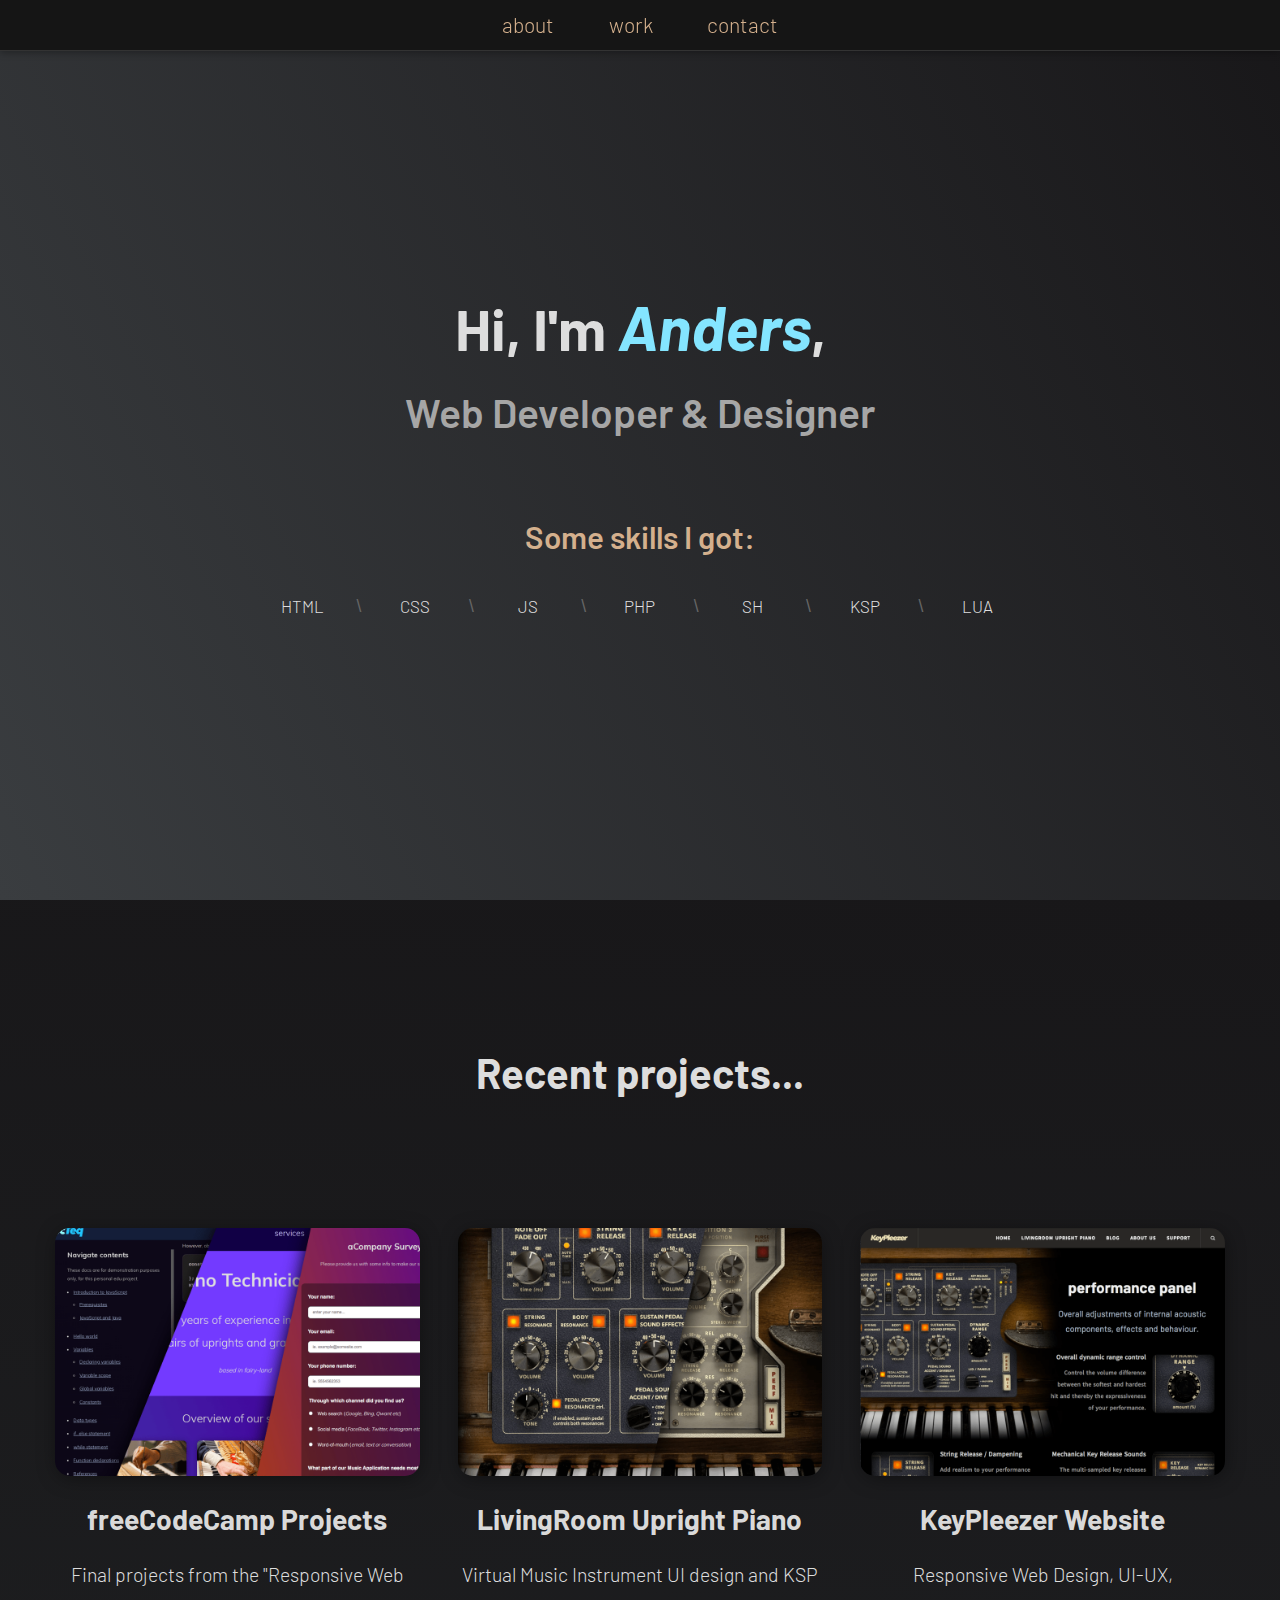
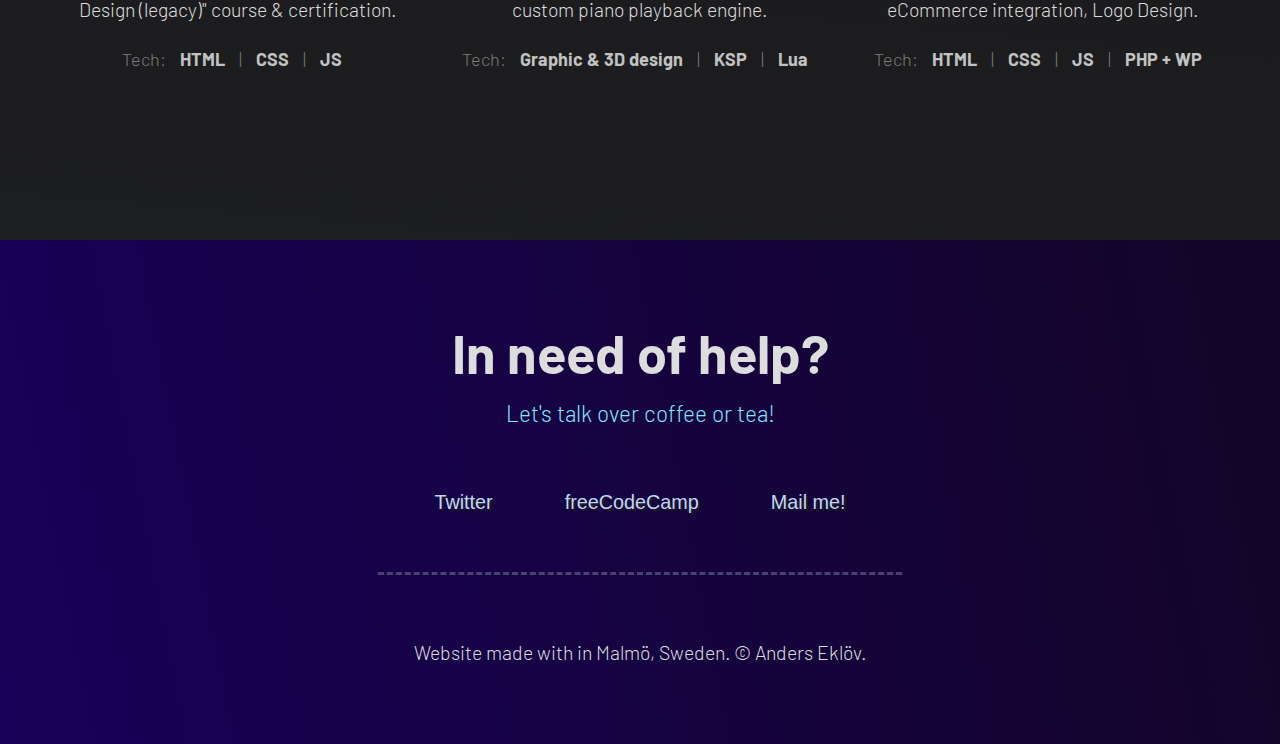
<file: responsive-web-design/05-portfolio-project/index.html>
<!DOCTYPE html>
<html>
    <head>
        <meta http-equiv="content-type" content="text/html; charset=utf-8" />
        <meta name="viewport" content="width=device-width, initial-scale=1" />
        <!-- without the viewport setting initial-scale=1 css media queries do not work as intended -->

        <title>Portfolio Page Project - by Anders Eklöv</title>
        <!-- for these projects I omitted the SEO meta tags and lots of other tags used to optimize loading -->

        <!-- preconnects for speed -->
        <link rel="preconnect" href="https://fonts.googleapis.com">
        <link rel="preconnect" href="https://fonts.gstatic.com" crossorigin>

        <!-- custom Google Fonts -->
        <link href="https://fonts.googleapis.com/css2?family=Barlow:ital,wght@0,300;0,500;0,600;1,600;1,700&display=swap" rel="stylesheet">

        <link rel="stylesheet" href="https://use.fontawesome.com/releases/v5.8.2/css/all.css" integrity="sha384-oS3vJWv+0UjzBfQzYUhtDYW+Pj2yciDJxpsK1OYPAYjqT085Qq/1cq5FLXAZQ7Ay" crossorigin="anonymous" />
        <link rel="stylesheet" href="styles.css">

        <script type="text/javascript">

            // show-hide object - enter the object by id to show using the function.
            // (needs a default of display:none; on element and an extra .show class to toggle)
            function showMenu(to_show) {
                var item = document.getElementById(to_show);
                var classes = item.classList;
                if (classes.contains('show')) {
                    classes.remove("show"); // hide if was shown and vice versa.
                } else {
                    classes.add("show");
                }
            }

        </script>
    </head>

    <body>
        <nav id="navbar" class="nav">
            <ul class="nav-list">
                <li><a href="#welcome-section">About</a></li>
                <li><a href="#projects">Work</a></li>
                <li><a href="#contact">Contact</a></li>
            </ul>
        </nav>

        <section id="welcome-section" class="welcome-section center">
            <h1>Hi, I'm <em class="text_blue">Anders</em>,</h1>
            <p class="text_grey_dark textSize2">Web Developer & Designer</p>

            <p class="text_orange_medium textSize4">Some skills I got:</p>
            <div class="skills_wrapper">

                <div class="skill">
                    <span class="text">HTML</span>
                    <span class="icon"><i class="fab fa-html5"></i></span>
                </div>
                <div class="skill_separator">\</div>

                <div class="skill">
                    <span class="text">CSS</span>
                    <span class="icon"><i class="fab fa-css3-alt"></i></span>
                </div>
                <div class="skill_separator">\</div>

                <div class="skill">
                    <span class="text">JS</span>
                    <span class="icon"><i class="fab fa-js-square"></i></span>
                </div>
                <div class="skill_separator">\</div>


                <div class="skill">
                    <span class="text">PHP</span>
                    <span class="icon"><i class="fab fa-php"></i></span>
                </div>
                <div class="skill_separator">\</div>

                <div class="skill">
                    <span class="text">SH</span>
                    <span class="icon"><i class="fas fa-terminal"></i></span>
                </div>
                <div class="skill_separator">\</div>

                <div class="skill">
                    <span class="text">KSP</span>
                    <span class="icon"><i class="fas fa-file-audio"></i></span>
                </div>
                <div class="skill_separator">\</div>

                <div class="skill">
                    <span class="text">LUA</span>
                    <span class="icon"><i class="fas fa-code"></i></span>
                </div>

            </div>
        </section>

        <section id="projects" class="projects-section linearGradientBgReverse">
            <h2>Recent projects...</h2>

            <div class="projects-grid">

                <div class="project project-tile">
                    <img
                      srcset="images/project-1-free-code-camp.png, images/project-1-free-code-camp.png 2x"
                      src="images/project-1-free-code-camp.png"
                      alt="tuning and trimming of piano parts" class="flex-image boxShadowSmall project-image" />

                    <h3><a href="https://www.freecodecamp.com/andiOak" target="_blank" class="">freeCodeCamp Projects</a></h3>
                    <p class="project-text">Final projects from the "Responsive Web Design (legacy)" course & certification.</p>
                    <p class="project-tags">Tech: <span>HTML</span> | <span>CSS</span> | <span>JS</span></p>
                </div>

                <div class="project project-tile">
                    <img
                      srcset="images/project-2-lupc.png, images/project-2-lupc.png 2x"
                      src="images/project-2-lupc.png"
                      alt="tuning and trimming of piano parts" class="flex-image boxShadowSmall project-image" />

                    <h3><a href="https://keypleezer.com/livingroom-upright-piano/" target="_blank" class="">LivingRoom Upright Piano</a></h3>
                    <p class="project-text">Virtual Music Instrument UI design and KSP custom piano playback engine.</p>
                    <p class="project-tags">Tech: <span>Graphic & 3D design</span> | <span>KSP</span> | <span>Lua</span></p>
                </div>

                <div class="project project-tile">
                    <img
                      srcset="images/project-3-keypleezer-website-design.png, images/project-3-keypleezer-website-design.png 2x"
                      src="images/project-3-keypleezer-website-design.png"
                      alt="tuning and trimming of piano parts" class="flex-image boxShadowSmall project-image" />

                    <h3><a href="https://keypleezer.com/" target="_blank" class="">KeyPleezer Website</a></h3>
                    <p class="project-text">Responsive Web Design, UI-UX, eCommerce integration, Logo Design.</p>
                    <p class="project-tags">Tech: <span>HTML</span> | <span>CSS</span> | <span>JS</span> | <span>PHP + WP</span></p>
                </div>

            </div>
        </section>

        <section id="contact" class="contact-section linearGradientBg2">
            <div class="contact-section-header">
                <h2>In need of help?</h2>
                <p class="text_blue">Let's talk over coffee or tea!</p>
            </div>
            <div class="contact-links">
                <a href="https://twitter.com/AndersEklov" target="_blank" class="btn contact-details"><i class="fab fa-twitter"></i> Twitter</a>
                <a href="https://www.freecodecamp.com/andiOak" target="_blank" id="profile-link" class="btn contact-details"><i class="fab fa-free-code-camp"></i> freeCodeCamp</a>
                <a href="mailto:anderseklov@gmail.com" class="btn contact-details"><i class="fas fa-at"></i> Mail me!</a>
            </div>
            <footer>
                <p>Website made with <i class="far fa-heart"></i> in Malmö, Sweden. © Anders Eklöv.</p>
            </footer>
        </section>

    </body>
</html>
</file>
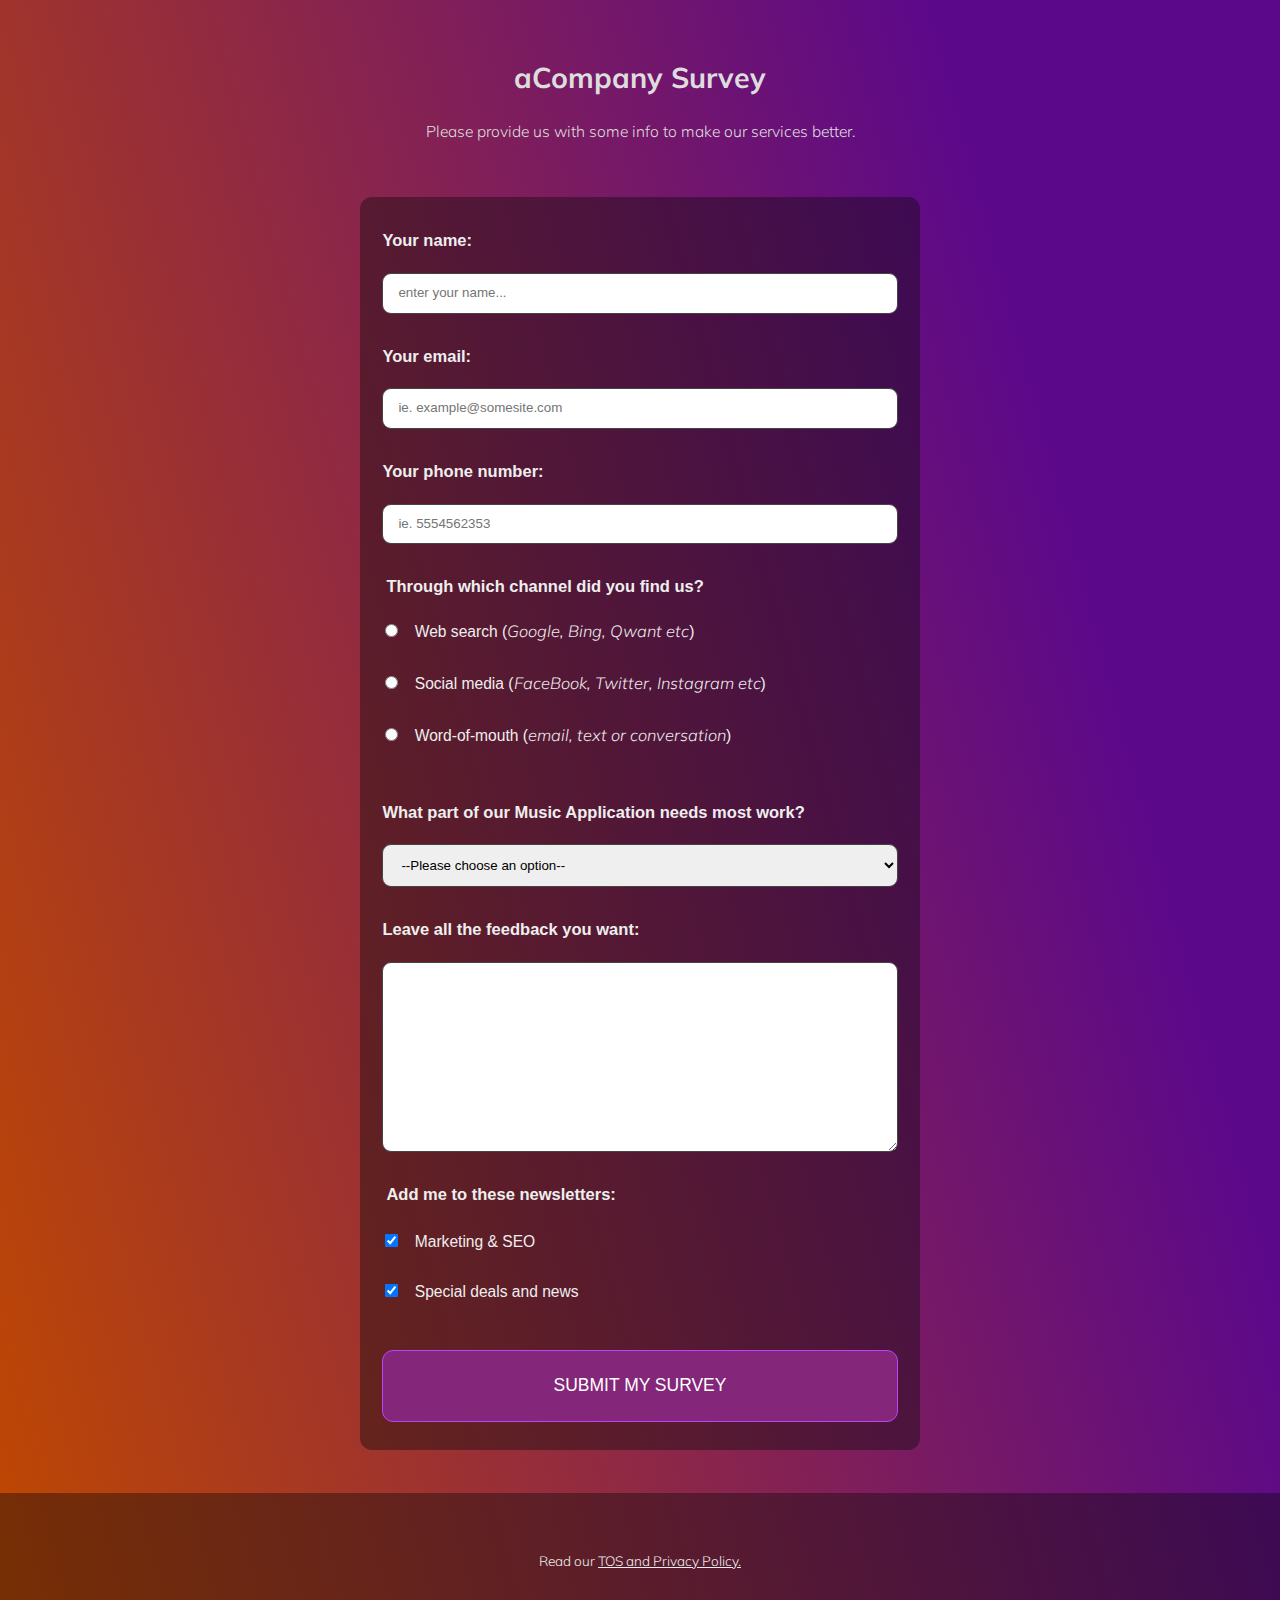
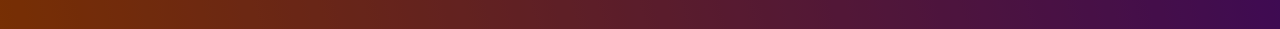
<file: responsive-web-design/2-survery-form/index.html>
<!DOCTYPE html>
<html lang="en" dir="ltr">
    <head>
        <meta http-equiv="content-type" content="text/html; charset=utf-8" />
        <meta name="viewport" content="width=device-width, initial-scale=1" />
        <!-- without the viewport setting initial-scale=1 css media queries do not work as intended -->

        <title>Survery Form Project - by Anders Eklöv</title>

        <!-- preconnect for speed -->
        <link rel="preconnect" href="https://fonts.googleapis.com">
        <link rel="preconnect" href="https://fonts.gstatic.com" crossorigin>

        <!-- custom Google Fonts -->
        <link href="https://fonts.googleapis.com/css2?family=Mulish:wght@300;700&display=swap" rel="stylesheet">

        <link rel="stylesheet" href="styles.css">
    </head>
    <body class="linearGradientBg">

        <main id="main">

            <section id="header">
                <div class="container center">
                    <h1 id="title">aCompany Survey</h1>
                    <p id="description">Please provide us with some info to make our services better.</p>
                </div>
            </section>

            <section id="form-info">

                <div class="spacerLarge"></div>

                <!-- here is the main information about the subject. -->

                <div class="container">

                    <div class="form-container roundedImg12">

                        <form id="survey-form" action="index.html" method="post">

                            <div class="form-field fieldFullSize clear">
                                <label for="name" id="name-label">Your name: </label>
                                <input type="text" name="name" id="name" value="" required="required" placeholder="enter your name...">
                            </div>

                            <div class="form-field fieldFullSize clear">
                                <label for="email" id="email-label">Your email: </label>
                                <input type="email" name="email" id="email" value="" required="required" placeholder="ie. example@somesite.com">
                            </div>

                            <div class="form-field fieldFullSize clear">
                                <label for="number" id="number-label">Your phone number: </label>
                                <input type="number" name="number" id="number" value="" required="required" min="1" max="9999999999999" placeholder="ie. 5554562353">
                            </div>

                            <!-- for telephone numbers in specific countries, you can also easily use the "tel" type, with the "pattern" using some regex.
                            <input type="tel" id="number" name="number" placeholder="123-45-678" pattern="[0-9]{3}-[0-9]{2}-[0-9]{3}"> -->


                            <div class="form-field fieldFullSize radiobuttons clear">
                                <fieldset>
                                    <legend class="radio-buttons-legend">Through which channel did you find us?</legend>

                                    <div class="radiobutton">
                                            <input id="search" type="radio" name="items" value="search">
                                            <label for="search">Web search (<em>Google, Bing, Qwant etc</em>)</label><br>
                                    </div>
                                    <div class="radiobutton">
                                        <input id="social-media" type="radio" name="items" value="social-media">
                                        <label for="social-media">Social media (<em>FaceBook, Twitter, Instagram etc</em>)</label><br>
                                    </div>
                                    <div class="radiobutton">
                                        <input id="word-of-mouth" type="radio" name="items" value="word-of-mouth">
                                        <label for="word-of-mouth">Word-of-mouth (<em>email, text or conversation</em>)</label>
                                    </div>
                                </fieldset>
                            </div>

                            <div class="form-field fieldFullSize clear">
                                <label for="dropdown">What part of our Music Application needs most work?</label>
                                <select name="dropdown" id="dropdown">
                                    <option value="">--Please choose an option--</option>
                                    <option value="projects">Project tab</option>
                                    <option value="presets">Presets handling</option>
                                    <option value="track-features">Track features / Recording takes</option>
                                    <option value="song-structure">Song structure features</option>
                                    <option value="import-export">Import / Export of files and batch features</option>
                                </select>
                            </div>

                            <div class="form-field fieldFullSize clear">
                                <label for="feedback">Leave all the feedback you want:</label>
                                <textarea id="feedback" name="feedback"></textarea>
                            </div>


                            <div class="form-field fieldFullSize checkboxes clear">
                                <fieldset>
                                    <legend>Add me to these newsletters:</legend>

                                    <div class="checkbox">
                                        <input type="checkbox" id="marketing-nl" name="marketing-nl" value="marketing-nl" checked>
                                        <label for="marketing-nl">Marketing & SEO</label>
                                    </div>

                                    <div class="checkbox">
                                        <input type="checkbox" id="newsdeals-nl" name="newsdeals-nl" value="newsdeals-nl" checked>
                                        <label for="newsdeals-nl">Special deals and news</label>
                                    </div>
                                </fieldset>
                            </div>

                            <input type="submit" id="submit" value="SUBMIT MY SURVEY" />
                        </form>

                    </div>

                    <div class="spacerHuge"></div>

                </div>

            </section>

            <section id="footer" class="center">
                <div class="container">
                    <p>Read our <a href="https://www.example.com/bogus-terms/" target="_blank">TOS and Privacy Policy.</a>
                    </p>
                </div>
            </section>

        </main>

    </body>
</html>
</file>
<file: responsive-web-design/01-tribute-page/styles.css>
/*
    css file for Tribute Page project, by Anders Eklöv (andiOak)
*/

html, body {
    background-color: #222222;
    color: #dddddd;
    margin: 0; padding: 0;
    font-family: Helvetica, Arial, sans-serif;
    font-size: 12px;
}
div, section { margin: 0; padding: 0; }

p, span, ul, li, em, strong {
    font-family: 'Source Serif Pro', serif;
    font-size: 1.05em;
}

ul   { padding: 0 0 12px 4px; margin: 7px 0 0 12px; }
li   { padding: 0 0 0 5px; margin: 0 0 15px 0; line-height: 1.9em; }

a { color: #c1d6f9; }
a:hover { color: #e0ecff; }

.center { text-align: center; }
h1, h2, h3, h4, h5, h6 {
    font-family: 'Roboto Mono', monospace;
}

h1 { font-size: 1.5em; }
h1#title { font-size: 3.2em; }
h2 { font-size: 1.3em; }
h3 { font-size: 1.18em; }
h4 { font-size: 1.09em; }
h5 { font-size: 1.05em; }
h6 { font-size: 1em; }

img, figure { width: 100%; max-width: 100%; margin: 0; padding: 0; }
img         { margin-bottom: 14px; display: block; }
figcaption  { font-size: 0.96em; text-align: center; }

section     { width: 100%; }
#header     { padding-top: 60px; padding-bottom: 40px; }
.container  { width: 92%; max-width: 600px; margin: 0 auto; }

.link-to-more {
    background-color: rgba(10, 10, 10, 0.4); color: #eeeeee;
    font-size: 1.2em; line-height: 2.1em;
    padding: 14px 4%;
}


#footer {
    background-color: #444444;
    padding-top: 40px; padding-bottom: 40px;
}
#footer p { line-height: 2.1em; }
#footer a { color: #eee; }
#footer a:hover { color: #fff; }


/* spacers and helpers */

.spacerLarge    { height: 23px; }
.spacerMedium   { height: 17px; }
.spacerSmall    { height: 12px; }

.roundedImg12   { border-radius: 12px; }

.boxShadowMedium {
    box-shadow: 1px 3px 35px -1px rgba(0,0,0,0.69);
    -webkit-box-shadow: 1px 3px 35px -1px rgba(0,0,0,0.69);
    -moz-box-shadow: 1px 3px 35px -1px rgba(0,0,0,0.69);
}

.linearGradientBg {
    background: #2f2620;
    background: linear-gradient(90deg,#2f2620 0%, #5a443c 40%, #3e2e28 80%);
    background: -webkit-linear-gradient(90deg,#2f2620 0%, #5a443c 40%, #3e2e28 80%);
    background: -moz-linear-gradient(90deg,#2f2620 0%, #5a443c 40%, #3e2e28 80%);
}
</file>
<file: responsive-web-design/03-one-page-landing-page-design/styles.css>
/*
    css file for One-page Landing Page design project, by Anders Eklöv (andiOak)
*/

html, body {
    background-color: #222222;
    color: #dddddd;
    margin: 0; padding: 0;
    font-family: Helvetica, Arial, sans-serif;
    font-size: 16px; font-weight: 300; line-height: 1.5;
}
div, section { margin: 0; padding: 0; }

p, span, ul, li, em, strong {
    font-family: 'Mulish', sans-serif;
    font-size: 1.1em; line-height: 1.8;
}
#tagline { font-size: 2.2em; line-height: 2em; max-width: 700px; margin-left: auto; margin-right: auto; }
ul  { padding: 0 0 12px 4px; margin: 7px 0 0 12px; }
li  { padding: 0 0 0 5px; margin: 0 0 15px 0; line-height: 1.9em; }

a       { color: #c1d6f9; }
a:hover { color: #e0ecff; }

.center { text-align: center; }
h1, h2, h3, h4, h5, h6 {
    font-family: 'Mulish', sans-serif;
    font-weight: 700;
}

h1 { font-size: 1.5em; margin-top: 0; }
h1#title { font-size: 3.6em; }
h2 { font-size: 2em; }
h3 { font-size: 1.4em; }
h4 { font-size: 1.2em; }
h5 { font-size: 1.05em; }
h6 { font-size: 1em; }

img, figure { width: 100%; max-width: 100%; margin: 0; padding: 0; }
img         { margin-bottom: 14px; display: block; }

section { width: 100%; clear: both; }

#header {
    position: fixed; top: 0; width: 100%;
    line-height: 3.5em; padding: 4px 0 0;
    background-color: #130042;
    overflow: hidden;
}

#header .logo-div {
    width: 200px; height: 84px; margin-left: 50px;
    float: left;
}
#header .logo-div img {
    vertical-align: middle; margin: 28px 0 0;
}

#header nav { overflow: hidden; }
#header nav, #header nav ul { margin: 0; }
#header nav, #header nav li, #header nav li a {
    padding-left: 20px; padding-right: 20px;
    font-size: 1.6rem; text-transform: lowercase; text-decoration: none;
}

#header nav li { line-height: 84px; display: inline-block; float: right; }

#footer nav, #footer nav li, #footer nav li a {
    padding-left: 7px; padding-right: 7px;
    font-size: 1.13em; text-transform: lowercase; text-decoration: none;
}

#footer nav li { line-height: 34px; display: inline-block; }
#footer nav li a { font-size: 1em; }

#top-content {
    background-color: #763FFF;
    padding: 150px 0 45px; /* extra padding on top to compensate for the sticky header */
}

.container {
    width: 92%; max-width: 1000px; margin: 0 auto;
}

.one_third { width: 33%; float: left; }
.two_third { width: 66%; float: left; }

.inner-padding-left-20px { padding-left: 20px; }
.inner-padding-right-20px { padding-right: 20px; }

.one_third img { margin-top: 30px; }

.flex-container {
    min-height: 300px;
    width: 100%;
    display: flex; flex-direction: row;
}

.card {
  width: 30%;
  margin: auto;  /* Magic! */
  /* margin-bottom: 20px; */
}

.flex-image { border-radius: 11px; }

iframe { width: 100%; max-width: 740px; min-height: 28rem; }
#about p { line-height: 2.1em; max-width: 740px; margin-left: auto; margin-right: auto; }

.form-container {
    background-color: rgba(10, 10, 10, 0.4);
    color: #eeeeee;
    font-size: 1.2em; line-height: 2.1em;
    padding: 28px 4%;
}

#footer {
    background-color: rgba(10, 10, 10, 0.4); color: #eeeeee;
    padding-top: 40px; padding-bottom: 40px;
}
#footer p { line-height: 2.1em; font-size: 0.95em; max-width: 575px; margin-left: auto; margin-right: auto;  }
#footer a { color: #eee; }
#footer a:hover { color: #fff; }


/* form styles */

#form { margin-bottom: 0; }
#form input, #form textarea { font-size: 0.92em; }
#form .form-field { margin-bottom: 27px; }
#form .form-field fieldset { outline: none; border: none; padding: 0; }
#form .form-field .fieldFullSize { width: 100%; }

#form .fieldFullSize label           { margin-bottom: 15px; display: inline-block; }
#form .fieldFullSize .radiobutton    { margin-bottom: 17px; }
#form .fieldFullSize .checkbox       { margin-bottom: 15px; }

label, legend { font-weight: 700; }
#form .fieldFullSize.radiobuttons label,
#form .fieldFullSize.checkboxes label {
    font-size: inherit; font-weight: 300; display: inline; /* resets */
}

.form-field.checkboxes legend { margin-bottom: 12px; }
.checkbox input, .radiobuttons input { margin-top: 10px; margin-left: 1px; margin-right: 12px; }
.radio-buttons-legend { margin-bottom: 10px; }

#form .fieldFullSize input#name,
#form .fieldFullSize input#email,
#form .fieldFullSize input#number {
    display: block; box-sizing: border-box;
    width: 100%; line-height: 2.9em; padding: 0 15px 0;
    outline: none; border: 1px solid #444; border-radius: 9px;
}
#form .form-field select {
    display: block; box-sizing: border-box;
    width: 100%; padding: 12px 14px;
    outline: none; border: 1px solid #444; border-radius: 9px;
}

#form .form-field textarea {
    display: block; box-sizing: border-box;
    width: 100%; min-height: 190px; padding: 15px 13px 5px;
    outline: none; border: 1px solid #444; border-radius: 9px;
}

#form #submit {
    background-color: #F2B100; color: #fff;
    border: 3px solid #FFD66D; border-radius: 11px;
    width: 100%; line-height: 3em; padding: 0 12px;
    font-size: 1.05em; font-weight: 700; text-transform: uppercase;
}

/* spacers and helpers */

.clear { clear: both; }

.spacerHuge     { height: 43px; }
.spacerLarge    { height: 23px; }
.spacerMedium   { height: 17px; }
.spacerSmall    { height: 12px; }
.spacerMini     { height: 8px; }

.roundedImg12 { border-radius: 12px; }

.boxShadowMedium {
    box-shadow: 1px 3px 35px -1px rgba(0,0,0,0.69);
    -webkit-box-shadow: 1px 3px 35px -1px rgba(0,0,0,0.69);
    -moz-box-shadow: 1px 3px 35px -1px rgba(0,0,0,0.69);
}

.boxShadowSmall {
    box-shadow: 1px 3px 20px -1px rgba(0,0,0,0.4);
    -webkit-box-shadow: 1px 3px 20px -1px rgba(0,0,0,0.4);
    -moz-box-shadow: 1px 3px 20px -1px rgba(0,0,0,0.4);
}

.linearGradientBg {
    background: #405db4;
    background: linear-gradient(30deg,#405db4 0%, #470092 80%);
    background: -webkit-linear-gradient(20deg,#405db4 0%, #470092 80%);
    background: -moz-linear-gradient(20deg,#405db4 0%, #470092 80%);
}


/* Responsive web design for mobile and smaller tablets */

@media screen and (max-width: 845px) {

    #header nav, #header nav li, #header nav li a {
        padding-left: 13px; padding-right: 13px;
        font-size: 1.4rem;
    }

    h1#title { font-size: 2.6em; }
    #tagline { font-size: 2em; }

    /* flex-box at smaller sizes - goes fullsize */
    .flex-container { flex-direction: column; }
    .card       { margin: 0 0 48px; width: 100%; }
    .card h3    { font-size: 2.2em; margin-bottom: 14px; }
    .card p     { line-height: 2.1em; }

    #footer p { font-size: 0.97em; }
    .one_third { width: 100%; float: none; margin-bottom: 50px; text-align: center; }
    .two_third { width: 100%; float: none; }

    .one_third p { max-width: 620px; margin-left: auto; margin-right: auto; }
    .one_third img { display: none; }

    .inner-padding-left-20px { padding-left: 0; }
    .inner-padding-right-20px { padding-right: 0; }

}

@media screen and (max-width: 720px) {

    #header nav { width: 100%; margin: 0 auto 10px; clear: both; text-align: center; box-sizing: border-box; }
    #header nav ul { padding: 0; margin: 7px 0 0 0; }
    #footer nav ul { padding: 0; margin: 0; }
    #header nav li, #header nav li a {
        padding-left: 13px; padding-right: 13px;
        font-size: 1.4rem; float: none;
    }
    #header nav li { line-height: 28px; }

    #header .logo-div       { height: inherit; margin: 28px auto 0; float: none; }
    #header .logo-div img   { margin: 10px 0 0; }

    #top-content { padding-top: 182px; } /* extra padding on top to compensate for the sticky header, larger here on mobile */

}
</file>
<file: responsive-web-design/04-technical-docs-page/styles.css>
/*
    css file for Technical docs page design project, by Anders Eklöv (andiOak)
*/

html, body {
    background-color: #222222;
    color: #dddddd;
    margin: 0; padding: 0;
    font-family: Helvetica, Arial, sans-serif;
    font-size: 16px; font-weight: 300; line-height: 1.5;
    scroll-behavior: smooth;
}
div, section { margin: 0; padding: 0; }

section {
    padding-top: 21px;
}
p, span, ul, li, em, strong {
    font-family: 'Mulish', sans-serif;
    font-size: 1em; line-height: 1.8;
}
.lead { font-size: 1.15em; line-height: 1.9em; }
ul  { padding: 0 0 12px 4px; margin: 7px 0 0 12px; }
li  { padding: 0 0 0 5px; margin: 0 0 15px 0; line-height: 1.9em; }

a       { color: #c1d6f9; }
a:hover { color: #e0ecff; }

.center { text-align: center; }
h1, h2, h3, h4, h5, h6, .main_content header {
    font-family: 'Mulish', sans-serif;
    font-weight: 700;
}

img, figure { width: 100%; max-width: 100%; margin: 0; padding: 0; }
img         { margin-bottom: 14px; display: block; }

section { width: 100%; clear: both; }


h1 { font-size: 1.7em; margin-top: 0; }
h1#title { font-size: 2.4em; }
h2 { font-size: 1.5em; padding-top: 30px; margin-top: 0; }
h3 { font-size: 1.3em; padding-top: 61px; margin-top: 0; }
h4 { font-size: 1.2em; }
h5 { font-size: 1.05em; }
h6 { font-size: 1em; }


/* each section has custom styling here in this theme, as headers are used
for headings and not h1-h6, as per the instructions of the assigment */

.main-section header { font-size: 1.5em; padding-top: 61px; margin-top: 0; }
.main-section header#title { font-size: 2.4em; }


/* main top header of page */
#header {
    position: fixed; top: 0; width: 100%;
    padding: 10px; box-sizing: border-box;
    background-color: #141E37;
    overflow: hidden;
}

#header .logo-div {
    width: 136px; height: 39px; margin-left: 25px; margin-top: 2px;
    float: left;
    z-index: 500;
}
#header .logo-div img { margin: 0; }

#header nav { overflow: hidden; }
#header nav, #header nav ul { margin: 0; padding: 0; }
#header nav { padding-left: 20px; padding-right: 20px; }

#header nav li { margin: 0; line-height: 34px; display: inline-block; float: right; }
#header nav li a { padding: 5px 10px; text-decoration: none; }

#sub-menu-mobile { display: none; }

#footer nav, #footer nav li, #footer nav li a {
    padding-left: 7px; padding-right: 7px;
    font-size: 1.05em; text-transform: lowercase; text-decoration: none;
}

#footer nav li { line-height: 34px; display: inline-block; }

#header nav#nav-bar-mobile { display: none; }

#top-content {
    background-color: #763FFF;
}

.one_third { width: 36%;  }
.two_third { width: 64%;  }


.sticky_sidebar_nav { /* main outer wrapper of the nav sidebar */

    position: fixed;
    top: 93px; left: 0px;
    bottom: 0px; /* you need to fix it to the outer parts or scrolling wont work */
    overflow-y: scroll; overflow-x: hidden;
    z-index: 200;
}

    .sticky_sidebar_nav_container {
        width: 92%; max-width: 353px; float: right;
    }


    /* custom scrollbars where webkit can be utilized */
    ::-webkit-scrollbar { width: 10px; height: 10px; }
    ::-webkit-scrollbar-thumb { background: rgba(90, 90, 90); }
    ::-webkit-scrollbar-track { background: rgba(0, 0, 0, 0.2); }

#navbar header { padding-top: 0; }
#navbar ul li ul { padding-top: 5px; padding-bottom: 2px; }

.main_content {
    margin-left: 36%; z-index: 200;
}

    .main_container {
        width: 94%; max-width: 790px; margin: 0;
    }

    .sub-section { padding-top: 40px; }


.container {
    width: 92%; max-width: 1170px; margin: 0 auto;
}

.code-wrapper {
    padding: 20px 20px;
    background-color: #222; color: #ddd;
    border: 1px solid #444; border-radius: 11px;
}

.code-wrapper pre, .code-wrapper code {
    overflow-x: scroll;
    margin: 0; padding: 0 0 13px; border: none;
    display: block; white-space: pre;
}

code { padding: 3px 6px; background-color: #222; color: #ddd; }

.one_third img { margin-top: 30px; }

.flex-container {
    min-height: 300px;
    width: 100%;
    display: flex; flex-direction: row;
}

.card {
  width: 30%;
  margin: auto;  /* Magic! */
  /* margin-bottom: 20px; */
}

.flex-image { border-radius: 11px; }

#footer {
    background-color: rgba(30, 30, 40, 0.5); color: #eeeeee;
    padding-top: 17px; padding-bottom: 27px;
}
#footer p { line-height: 2.1em; font-size: 0.9em; max-width: 575px; color: #bcbcbc;  }
#footer a { color: #eee; }
#footer a:hover { color: #fff; }


/* spacers and helpers */

.pointer            { cursor: pointer; }
.clear              { clear: both; }
.notopmargin        { margin-top: 0; }
.notoppadding       { padding-top: 0; }
.nobottommargin     { margin-bottom: 0; }
.nobottompadding    { padding-bottom: 0; }

.paddingLeft20      { padding-left: 20px;}
.paddingRight20     { padding-right: 20px; }
.paddingLeft30      { padding-left: 30px;}
.paddingRight30     { padding-right: 30px; }
.paddingLeft40      { padding-left: 40px;}
.paddingRight40     { padding-right: 40px; }

.spacerHuge     { height: 43px; }
.spacerLarge    { height: 23px; }
.spacerMedium   { height: 17px; }
.spacerSmall    { height: 12px; }
.spacerMini     { height: 8px; }

.roundedImg12 { border-radius: 12px; }

.boxShadowMedium {
    box-shadow: 1px 3px 35px -1px rgba(0,0,0,0.69);
    -webkit-box-shadow: 1px 3px 35px -1px rgba(0,0,0,0.69);
    -moz-box-shadow: 1px 3px 35px -1px rgba(0,0,0,0.69);
}

.boxShadowSmall {
    box-shadow: 1px 3px 20px -1px rgba(0,0,0,0.4);
    -webkit-box-shadow: 1px 3px 20px -1px rgba(0,0,0,0.4);
    -moz-box-shadow: 1px 3px 20px -1px rgba(0,0,0,0.4);
}

.linearGradientBg {
    background: #060413;
    background: linear-gradient(30deg,#060413 0%, #140b1b 80%);
    background: -webkit-linear-gradient(30deg,#060413 0%, #140b1b 80%);
    background: -moz-linear-gradient(30deg,#060413 0%, #140b1b 80%);
}


/* for desktop only */

@media screen and (min-width: 860px) {

    #footer {
        width: 64%;
        margin-left: 36%;
        text-align: left;
    }
    #footer #footer-nav,
    #footer #footer-nav ul,
    #footer #footer-nav ul li,
    #footer #footer-nav ul li a {
        margin-left: 0; padding-left: 0;
    }
    #footer #footer-nav ul li { margin-right: 20px; }

}

/* Responsive web design for mobile and smaller tablets */

@media screen and (max-width: 859px) {


    #header { margin-left: 0; margin-right: 0; padding: 10px 4% 10px 4%; }
    #header .logo-div { margin-left: 0; }

    #header nav#nav-bar { display: none; }
    #header nav#nav-bar-mobile {
        display: inherit;
    }

    #header nav     { padding-left: 0; padding-right: 0; }
    #header nav li  { line-height: 36px; }

    #header nav#nav-bar-mobile .nav_icon {
        color: #111;
        width: 32px; height: 32px;
        display: inline-block;
        vertical-align: middle;
        background-size: 100% auto;
    }
    .icn_hamburger { background-image: url('images/icn-menu-list.png'); }
    .icn_more { background-image: url('images/icn-more-2-circle-egen.png'); }

    #nav-bar-mobile li { font-size: 1.09em; }

    #header nav#nav-bar-mobile .sub-menu-ul {
        background-color: #3e3f4c; color: #333;
        display: block; position: fixed; top: 54px; right: 4%;
        padding: 10px 15px;
        z-index: 400;
    }


    /* for both sub-menu in top menu and the sidebar menu on mobile */

    #sub-menu-mobile, #sidebar_nav {
        transition: opacity 0.3s ease-out;
        opacity: 0;
        height: 0;
    }
    #sub-menu-mobile { overflow: hidden; }  /* required or items in list are clickable even it menu is hidden */
    #sub-menu-mobile.show, #sidebar_nav.show {
        transition: opacity 0.5s ease-out;
        opacity: 1;
        height: auto;
    }


    #header nav#nav-bar-mobile .sub-menu-ul li {
        opacity: 1;
        display: block;
    }

    .one_third { width: 100%; margin: 0; }
    .two_third { width: 100%; margin: 0; }

    .sticky_sidebar_nav { /* main outer wrapper of the nav sidebar, here at the top */

        top: 61px; left: 0px;
        bottom: 28%; /* you need to fix it to the outer parts or scrolling wont work */
        width: 90%;

        background-color: #000;
        box-sizing: border-box;
    }

    .sticky_sidebar_nav_container {
        max-width: inherit;
        padding: 25px 6%;
        float: none;
        box-sizing: border-box;
    }
    .sticky_sidebar_nav_container .paddingRight20 { padding: 0; }

    .main_content { margin-left: 0; }

    .main_container {
        width: 92%; margin: 0 auto;  max-width: inherit;
    }
    .main_container .paddingLeft30 { padding: 0; }


    #footer #footer-nav ul {
        margin-left: 0; padding-left: 0;
    }

}
</file>
<file: responsive-web-design/2-survery-form/styles.css>
/*
    css file for Survery Form project, by Anders Eklöv (andiOak)
*/

html, body {
    background-color: #222222;
    color: #dddddd;
    margin: 0; padding: 0;
    font-family: Helvetica, Arial, sans-serif;
    font-size: 13px; font-weight: 300;
}
div, section { margin: 0; padding: 0; }

p, span, ul, li, em, strong {
    font-family: 'Mulish', sans-serif;
    font-size: 1.05em;
}
#description { font-size: 1.2rem; line-height: 2.2em;  }
ul   { padding: 0 0 12px 4px; margin: 7px 0 0 12px; }
li   { padding: 0 0 0 5px; margin: 0 0 15px 0; line-height: 1.9em; }

a { color: #c1d6f9; }
a:hover { color: #e0ecff; }

.center { text-align: center; }
h1, h2, h3, h4, h5, h6 {
    font-family: 'Mulish', sans-serif;
    font-weight: 700;
}

h1 { font-size: 1.5em; }
h1#title { font-size: 2.2em; }
h2 { font-size: 1.3em; }
h3 { font-size: 1.18em; }
h4 { font-size: 1.09em; }
h5 { font-size: 1.05em; }
h6 { font-size: 1em; }

img, figure { width: 100%; max-width: 100%; margin: 0; padding: 0; }
img         { margin-bottom: 14px; display: block; }
figcaption  { font-size: 0.96em; text-align: center; }

section { width: 100%; }
#header { padding-top: 40px; padding-bottom: 10px; }
.container {
    width: 92%; max-width: 560px; margin: 0 auto;
}

.form-container {
    background-color: rgba(10, 10, 10, 0.4);
    color: #eeeeee;
    font-size: 1.2em; line-height: 2.1em;
    padding: 28px 4%;
}


#footer {
    background-color: rgba(10, 10, 10, 0.4); color: #eeeeee;
    padding-top: 40px; padding-bottom: 40px;
}
#footer p { line-height: 2.1em; }
#footer a { color: #eee; }
#footer a:hover { color: #fff; }

#survey-form { margin-bottom: 0; }
#survey-form .form-field { margin-bottom: 27px; }
#survey-form .form-field fieldset { outline: none; border: none; padding: 0; }

#survey-form .form-field .fieldFullSize { width: 100%; }

#survey-form .fieldFullSize label           { margin-bottom: 15px; display: inline-block; }
#survey-form .fieldFullSize .radiobutton    { margin-bottom: 17px; }
#survey-form .fieldFullSize .checkbox       { margin-bottom: 15px; }

label, legend { font-size: 1.06em; font-weight: 700; }
#survey-form .fieldFullSize.radiobuttons label,
#survey-form .fieldFullSize.checkboxes label {
    font-size: inherit; font-weight: 300; display: inline; /* resets */
}

.form-field.checkboxes legend { margin-bottom: 12px; }
.checkbox input, .radiobuttons input { margin-top: 10px; margin-left: 1px; margin-right: 12px; }
.radio-buttons-legend { margin-bottom: 10px; }


#survey-form .fieldFullSize input#name,
#survey-form .fieldFullSize input#email,
#survey-form .fieldFullSize input#number {
    display: block; box-sizing: border-box;
    width: 100%; line-height: 2.9em; padding: 0 15px 0;
    outline: none; border: 1px solid #444; border-radius: 9px;
}
#survey-form .form-field select {
    display: block; box-sizing: border-box;
    width: 100%; padding: 12px 14px;
    outline: none; border: 1px solid #444; border-radius: 9px;
}

#survey-form .form-field textarea {
    display: block; box-sizing: border-box;
    width: 100%; min-height: 190px; padding: 15px 13px 5px;
    outline: none; border: 1px solid #444; border-radius: 9px;
}

#survey-form #submit {
    background-color: #84267a; color: #fff;
    border: 1px solid #b944fa; border-radius: 11px;
    width: 100%; line-height: 4em; padding: 0 12px;
    font-size: 1.12em; text-transform: uppercase;
}

/* spacers and helpers */

.clear { clear: both; }

.spacerHuge     { height: 43px; }
.spacerLarge    { height: 23px; }
.spacerMedium   { height: 17px; }
.spacerSmall    { height: 12px; }

.roundedImg12 { border-radius: 12px; }

.boxShadowMedium {
    box-shadow: 1px 3px 35px -1px rgba(0,0,0,0.69);
    -webkit-box-shadow: 1px 3px 35px -1px rgba(0,0,0,0.69);
    -moz-box-shadow: 1px 3px 35px -1px rgba(0,0,0,0.69);
}

.linearGradientBg {
    background: #c04800;
    background: linear-gradient(15deg,#c04800 0%, #5c088b 80%);
    background: -webkit-linear-gradient(15deg,#c04800 0%, #5c088b 80%);
    background: -moz-linear-gradient(15deg,#c04800 0%, #5c088b 80%);
}
</file>
<file: responsive-web-design/05-portfolio-project/styles.css>
/*
    Personal Portfolio Page Project - by Anders Eklöv.
*/

/* Base reset */
* {
  margin: 0;
  padding: 0;
}

/* box-sizing and font sizing */
*,
*::before,
*::after {
  box-sizing: inherit;
}

html, body {
    background-color: #222222;
    color: #dddddd;
    font-family: Helvetica, Arial, sans-serif;
    font-size: 18px; font-weight: 300; line-height: 1.5;
    box-sizing: border-box;
    scroll-behavior: smooth;
}

p, span, ul, li, em, strong {
    font-family: 'Barlow', Helvetica, Arial, sans-serif;
    font-weight: 300; font-size: 1.08em; line-height: 1.8;
}
#tagline { font-size: 2.2em; line-height: 2em; max-width: 700px; margin-left: auto; margin-right: auto; }
ul  { list-style: none; }
li  { line-height: 1.8; }

a       { color: #c1d6f9; text-decoration: none; }
a:hover { color: #e0ecff; }

.center { text-align: center; }
h1, h2, h3, h4, h5, h6 {
    font-family: 'Barlow', Helvetica, Arial, sans-serif;
    font-weight: 700;
    text-align: center;
}

h1 { font-size: 3.2em; line-height: 1.3; margin-top: 0; }
h1 em { font-style: italic; font-weight: 700; }
h2 { font-size: 2em; }
h3 { font-size: 1.4em; }
h4 { font-size: 1.2em; }
h5 { font-size: 1.05em; }
h6 { font-size: 1em; }

img, figure { width: 100%; max-width: 100%; margin: 0; padding: 0; }
img         { margin-bottom: 14px; display: block; }


.text_blue          { color: #84E5FF; }
.text_grey_dark     { color: #A6A6A6; }
.text_orange_medium { color: #D4B08D; }

.textSize2 { font-size: 2.27em; font-weight: 600; line-height: 1.4; padding-bottom: 1.8em; }
.textSize4 { font-size: 1.74em; font-weight: 600; line-height: 1.5; padding-bottom: 1.1em; }


/* nav */

.nav {
    display: flex;
    justify-content: center;
    position: fixed;
    top: 0;
    left: 0;
    width: 100%;
    background-color: #151515;
    box-shadow: 0 2px 7px rgba(0, 0, 0, 0.3);
    border-bottom: 1px solid #333;
    z-index: 10;
}

.nav-list {
    display: flex;
    line-height: 1.9;
}

@media (max-width: 600px) {
    .nav {
        justify-content: center;
    }
    .nav-list {
        margin: 0 1rem;
    }
}

.nav-list a {
    display: block;
    font-size: 1em; text-transform: lowercase;
    padding: 0 1.3em; line-height: 2.4;
    color: #D4B08D;
}

.nav-list a:hover {
    color: #D4B08D;
}


.welcome-section {
    display: flex;
    flex-direction: column;
    justify-content: center;
    align-items: center;
    width: 100%;
    height: 100vh;
    min-height: 500px;
    background-color: #000;
    background-image: linear-gradient(62deg, #3a3d40 0%, #181719 100%);
}


/* skills grid */

.skills_wrapper {
    width: 100%; max-width: 774px;
    margin: 0 auto;
    color: #ddd;
}
.skills_wrapper div,
.skills_wrapper span {
    padding: 0; margin: 0;
    font-size: 0.97em;
    line-height: 1.3;
}
.skill {
    width: 12.8571%;
    float: left;
    color: #aaa;
}
.skill_separator {
    width: 1.6666%;
    display: block; float: left;
    color: #666; text-align: center;
}

.skill span.text,
.skill span.icon {
    display: block; text-align: center;
}
.skill span.text { color: #dfdfdf; }
.skill span.icon { padding-top: 12px; }

.skill span .fa,  .skill span .fab,
.skill span .fal, .skill span .far,
.skill span .fas, .skill span .fad { line-height: 1.4; font-size: 1.8em; }

@media (max-width: 600px) {
    h1 { font-size: 2.8em; }
    .textSize2 { font-size: 1.7em; padding-bottom: 1.6em; }
    .textSize4 { font-size: 1.5em; }

    .skills_wrapper {
        width: 92%;
    }
}


/* Portfolio section */

.projects-section {
    text-align: center;
    padding: 1em 2em 5.3em;
    background: #000;
}

.projects-section h2 {
    text-align: center;
    font-size: 2.3em;
    padding: 3em 0;
}


/* "Automagic" image grid using no media queries */
.projects-grid {
    display: grid;
    grid-template-columns: repeat(auto-fit, minmax(320px, 1fr));
    grid-gap: 2.1em;
    width: 100%;
    max-width: 1170px;
    margin: 0 auto;
    margin-bottom: 2.2em;
}

@media (max-width: 720px) {
    .projects-section {
        padding: 6rem 1rem;
    }

    .projects-grid {
        grid-template-columns: 1fr;
    }
}

.project-image {
    height: auto;
    width: 100%;
    border-radius: 15px;
    margin-bottom: 22px;
}

.project h3 {
    font-size: 1.57em;
    padding: 0 0 18px;
}
.project h3, .project h3 a { color: #D9D9D9; }

.project-text { margin-bottom: 15px; }
.project-tags, .project-tags span {
    font-size: 1em;
    margin-bottom: 30px;
}

.project-tags       { color: #7C7C7C; font-weight: 300; }
.project-tags span  { color: #C2C2C2; font-weight: 700;
    padding-left: 10px; padding-right: 10px;
}

.btn {
    display: inline-block;
    padding: 1rem 2rem;
    border-radius: 2px;
}

@media (max-width: 600px) {
    .projects-section {
        padding: 0 2em 5.3em;
    }
    .projects-section h2 {
        font-size: 1.8em;
        padding: 2.3em 0 2.2em;
    }
    .project h3 {
        font-size: 1.6em;
        padding: 0 0 18px;
    }
}

/* Contact section */

.contact-section {
    display: flex;
    flex-direction: column;
    justify-content: center;
    align-items: center;
    text-align: center;
    width: 100%;
    padding: 4em 0 0;
}

.contact-section-header > h2 {
    font-size: 3em;
}

@media (max-width: 600px) {
    .contact-section-header > h2 {
        font-size: 2.8em;
    }
}

.contact-section-header > p { font-size: 1.25em; }

.contact-links {
    display: flex;
    justify-content: center;
    width: 100%;
    max-width: 980px;
    margin-top: 2em; margin-bottom: 2em;
    flex-wrap: wrap;
}

.contact-details {
    font-size: 1.1em;
    text-shadow: 2px 2px 1px #1f1f1f;
    transition: transform 0.3s ease-out;
}


@media (max-width: 600px) {

    .contact-links { display: block; }
    .btn {
        display: block;
        padding: 1em 0.7em;
        margin: 0 auto;
    }

}

.contact-details:hover {
    transform: translateY(8px);
}

/* Footer */

footer {
    font-weight: 300;
    display: flex;
    justify-content: space-evenly;
    padding: 1.4em 0 2em;
    border-top: 3px dashed #4a4274;
}


footer > p {
    margin: 2rem;
}

footer i {
    vertical-align: middle;
}

@media (max-width: 600px) {
    footer {
        flex-direction: column;
        text-align: center;
    }
}


/* spacers and helpers */

.clear { clear: both; }

.spacerHuge     { height: 43px; }
.spacerLarge    { height: 23px; }
.spacerMedium   { height: 17px; }
.spacerSmall    { height: 12px; }
.spacerMini     { height: 8px; }

.roundedImg12 { border-radius: 12px; }

.boxShadowMedium {
    box-shadow: 1px 3px 35px -1px rgba(0,0,0,0.69);
    -webkit-box-shadow: 1px 3px 35px -1px rgba(0,0,0,0.69);
    -moz-box-shadow: 1px 3px 35px -1px rgba(0,0,0,0.69);
}

.boxShadowSmall {
    box-shadow: 1px 3px 20px -1px rgba(0,0,0,0.4);
    -webkit-box-shadow: 1px 3px 20px -1px rgba(0,0,0,0.4);
    -moz-box-shadow: 1px 3px 20px -1px rgba(0,0,0,0.4);
}

.linearGradientBg {
    background: #3a3d40;
    background: linear-gradient(62deg, #3a3d40 0%, #181719 100%);
    background: -webkit-linear-gradient(62deg, #3a3d40 0%, #181719 100%);
    background: -moz-linear-gradient(62deg, #3a3d40 0%, #181719 100%);
}

.linearGradientBgReverse {
    background: #3a3d40;
    background: linear-gradient(85deg, #1d1e20 0%, #181719 100%);
    background: -webkit-linear-gradient(85deg, #1d1e20 0%, #181719 100%);
    background: -moz-linear-gradient(85deg, #1d1e20 0%, #181719 100%);
}

.linearGradientBg2 {
    background: #130527;
    background: linear-gradient(191deg,#130527 0%, #180058 100%);
    background: -webkit-linear-gradient(191deg,#130527 0%, #180058 100%);
    background: -moz-linear-gradient(191deg,#130527 0%, #180058 100%);
}

/*  use for .show  toggle with JS in <head>, not active now
.OBJECT_TO_SHOW {
    transition: opacity 0.3s ease-out;
    opacity: 0;
    height: 0;
}
.show {
    transition: opacity 0.5s ease-out;
    opacity: 1;
    height: auto;
}
*/
</file>
